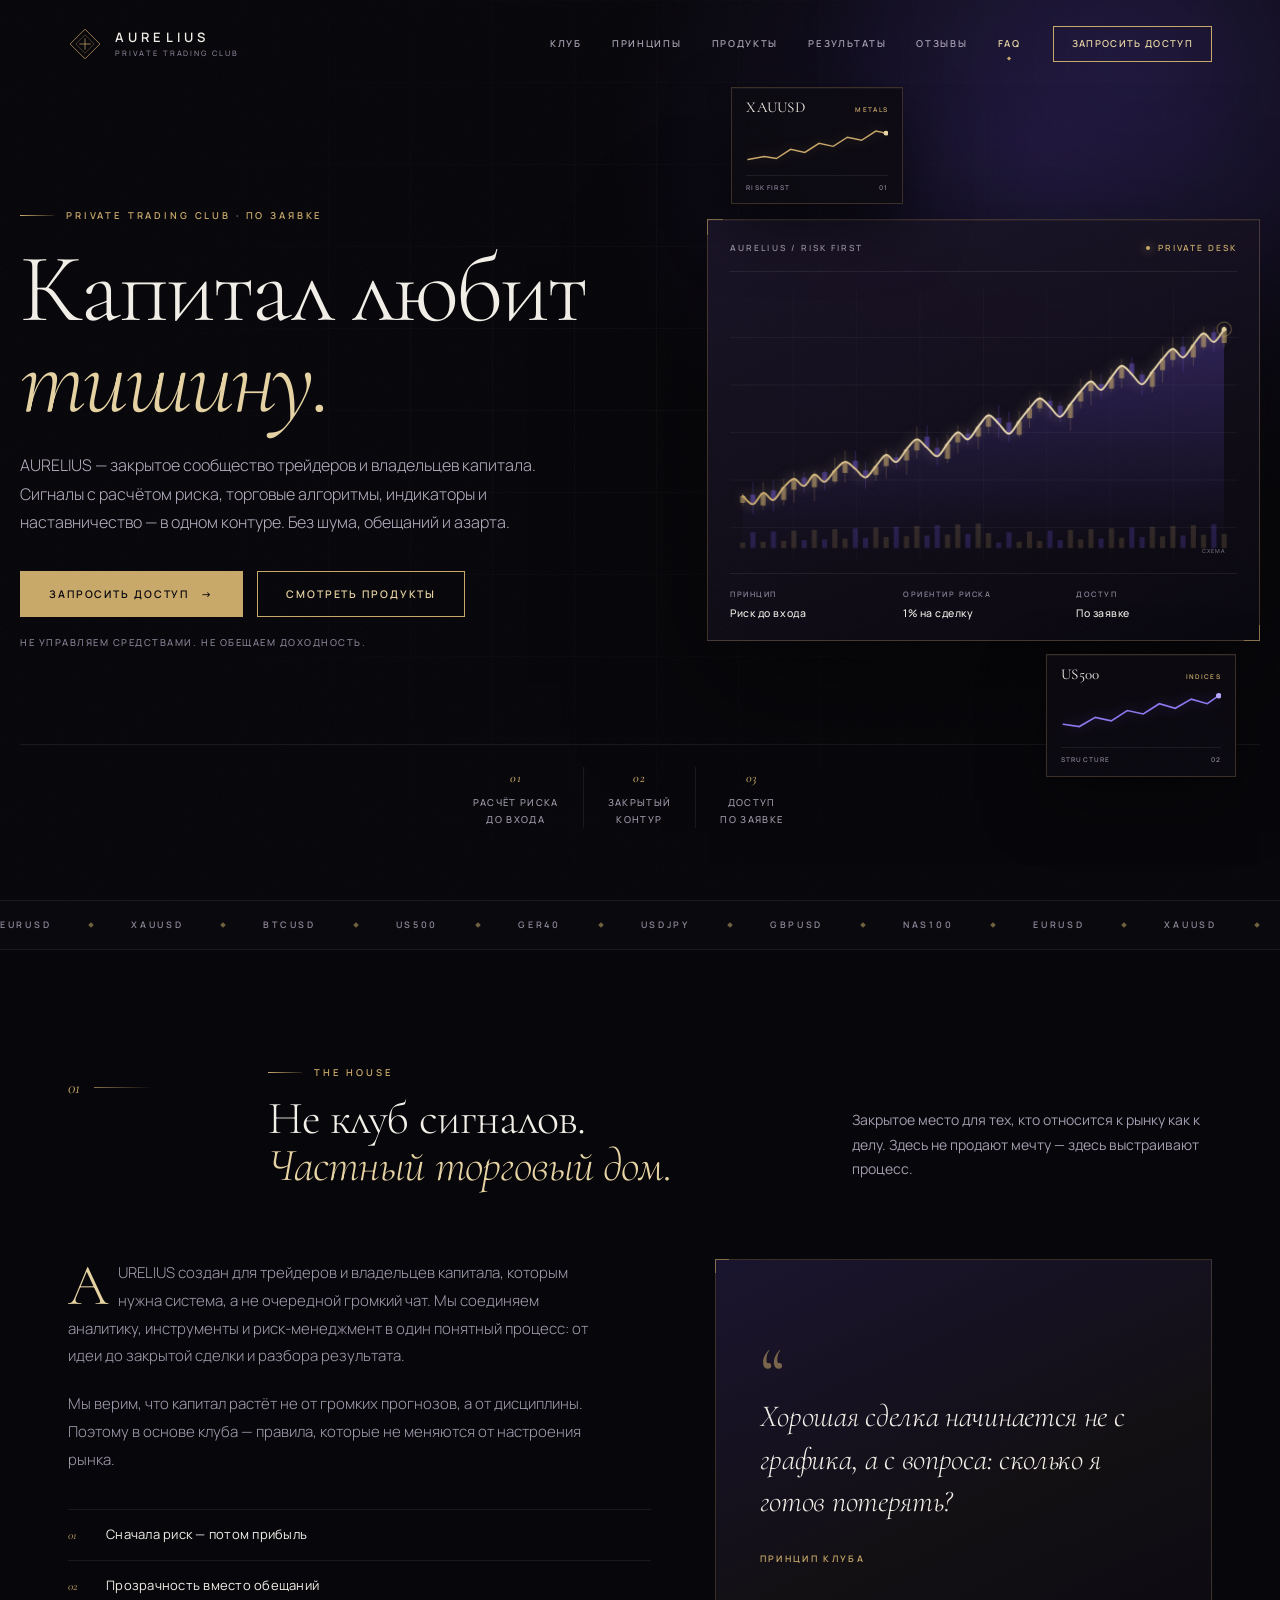
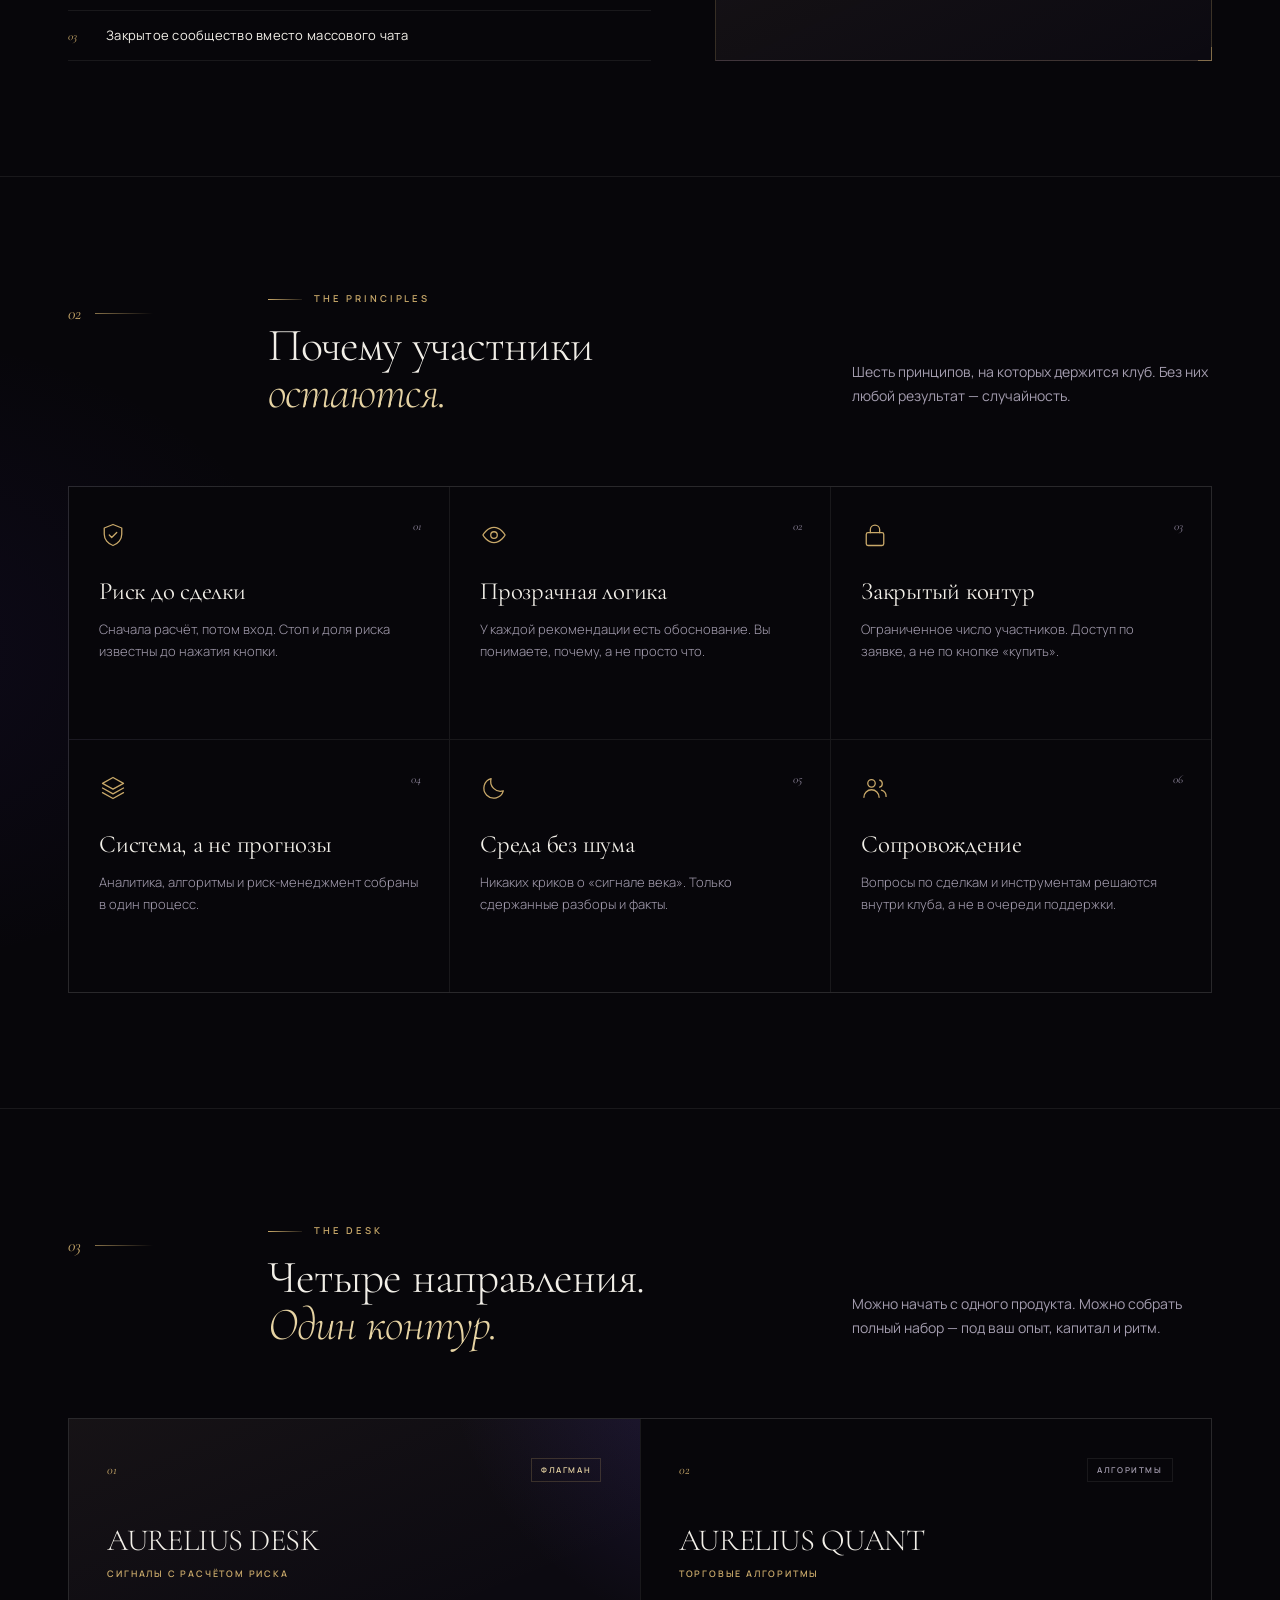
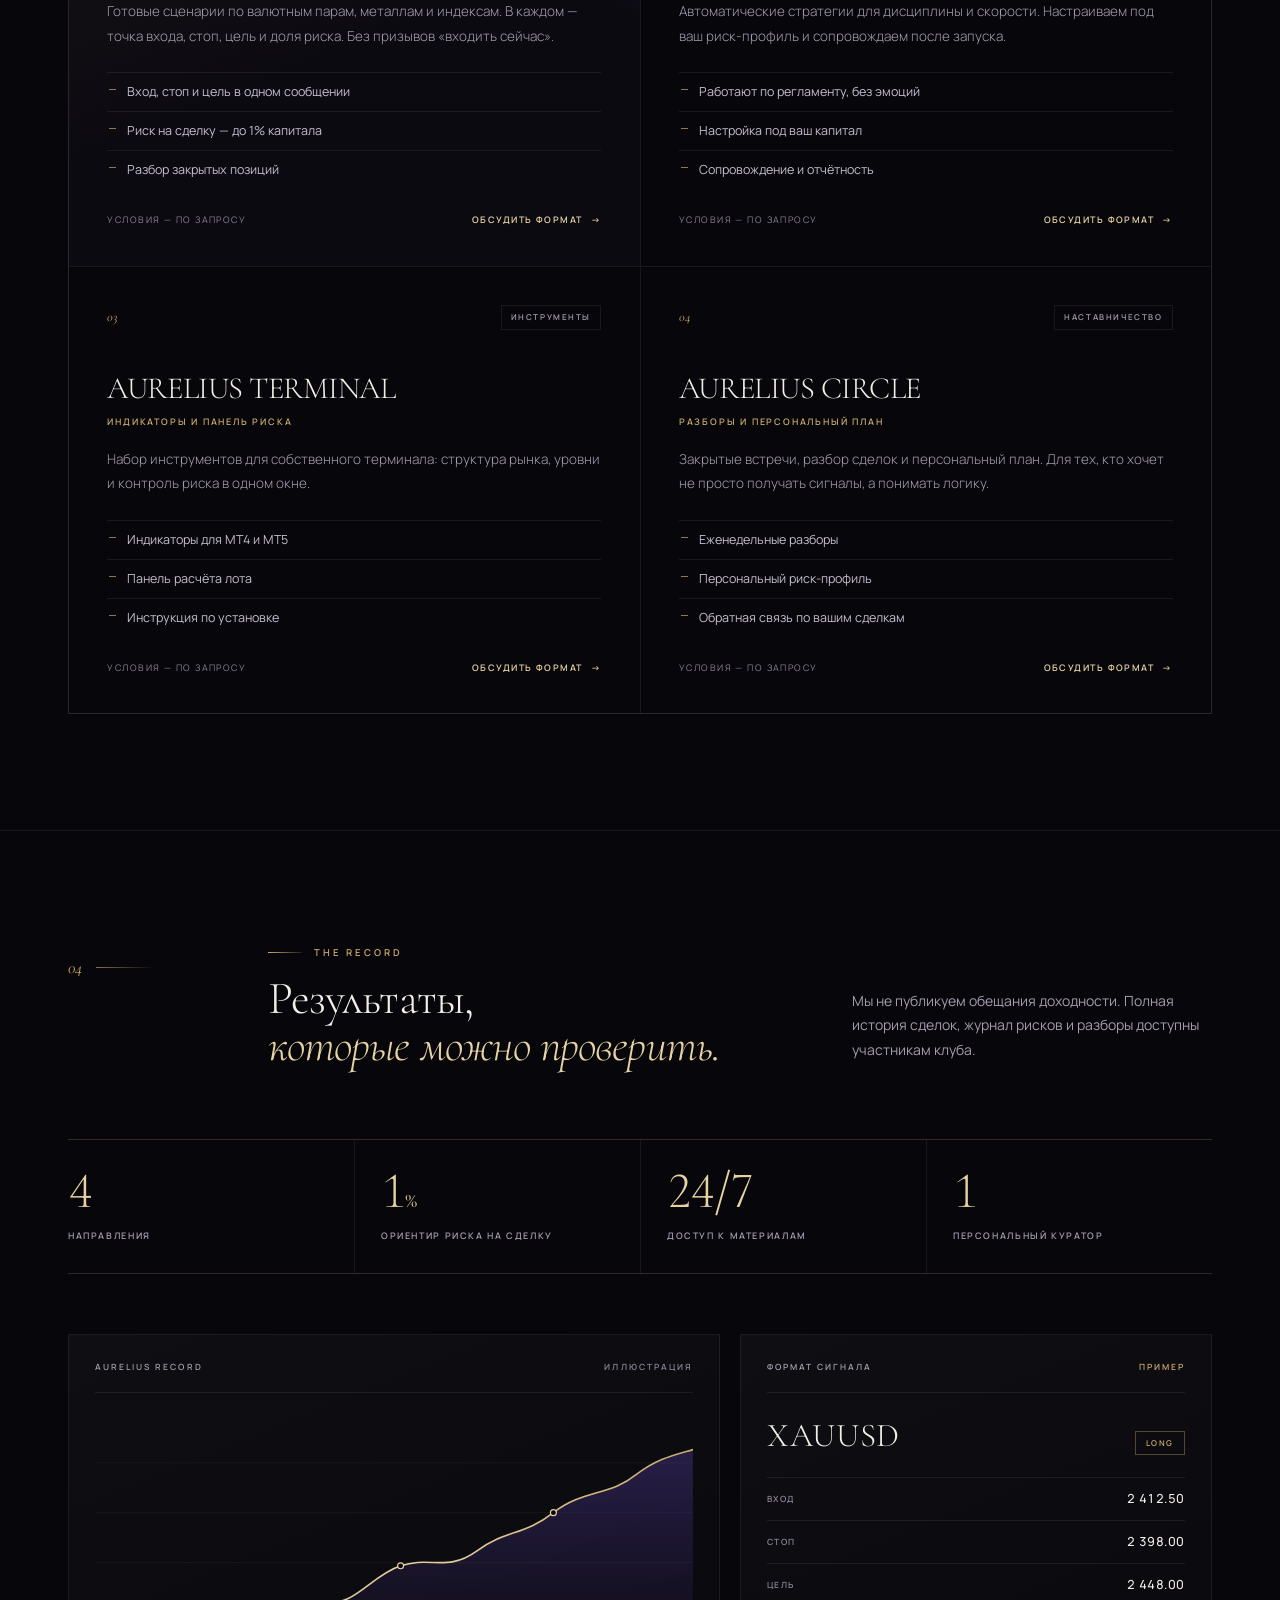
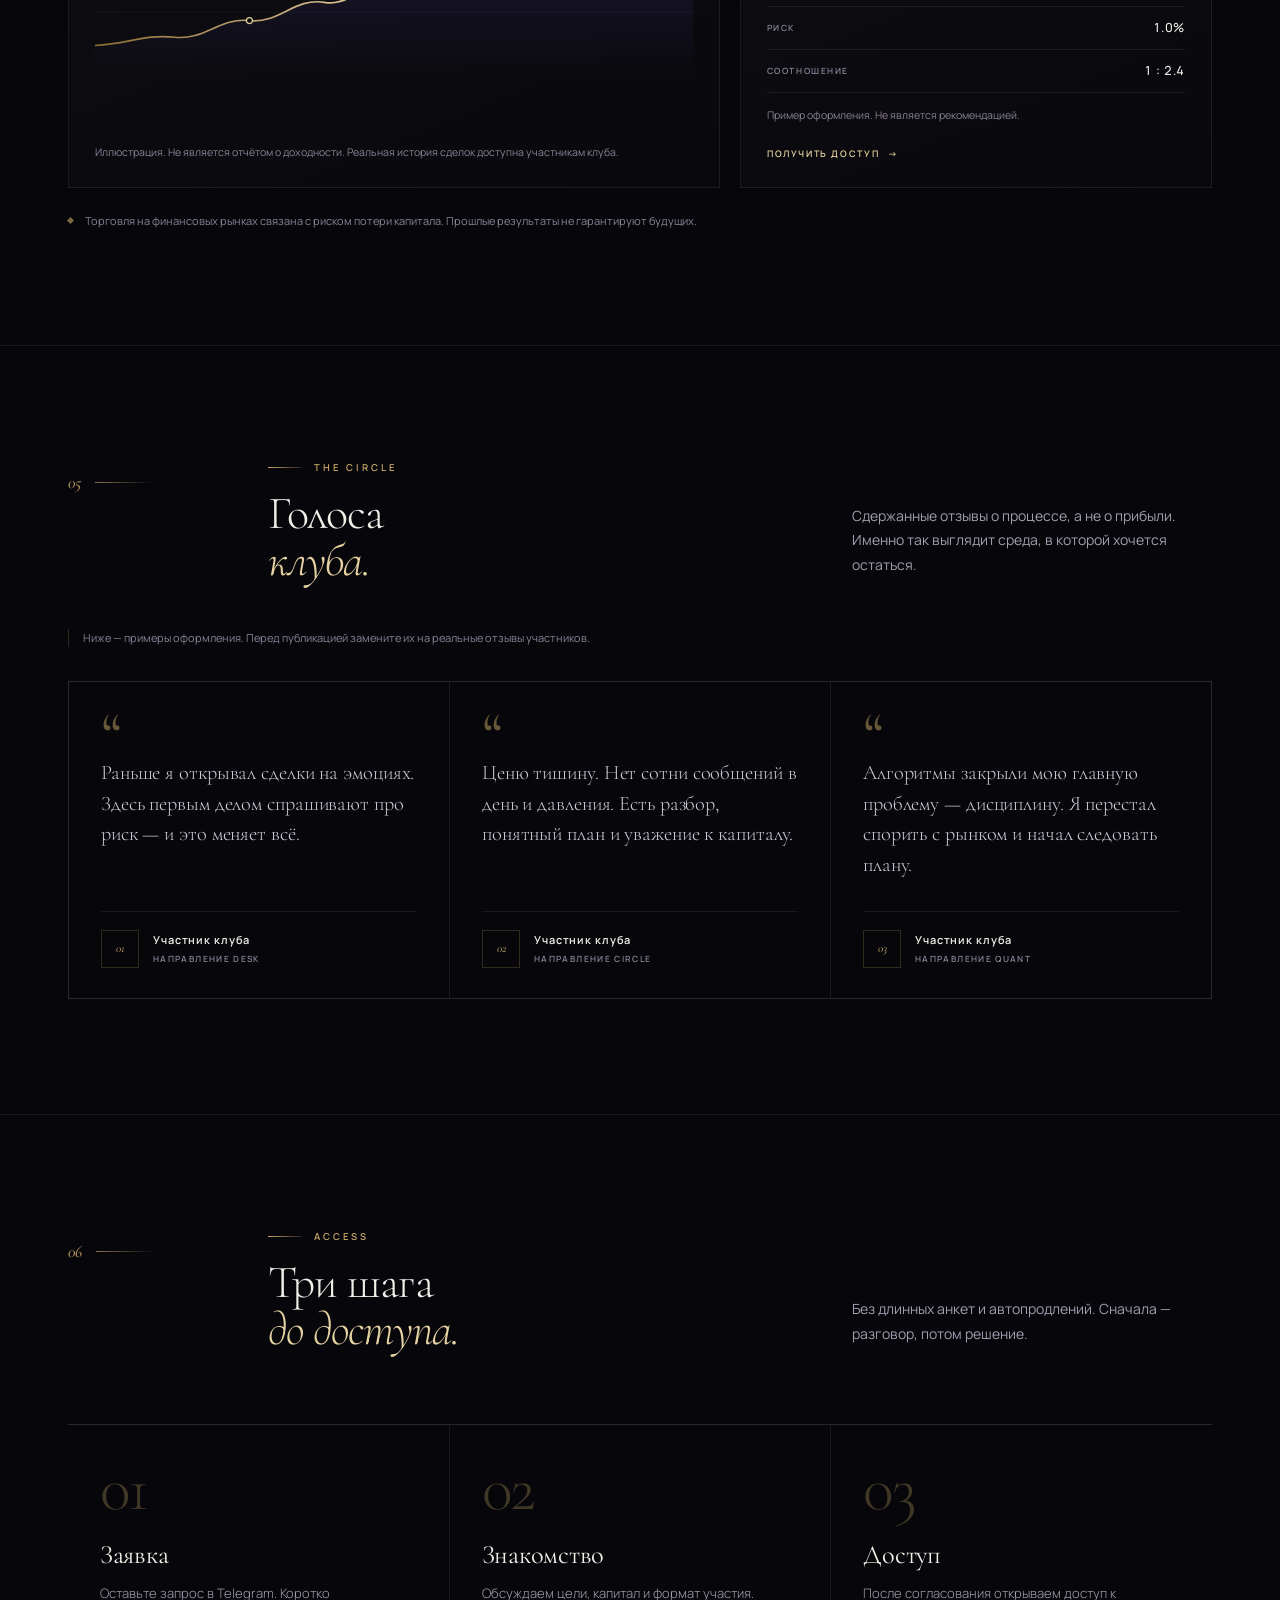
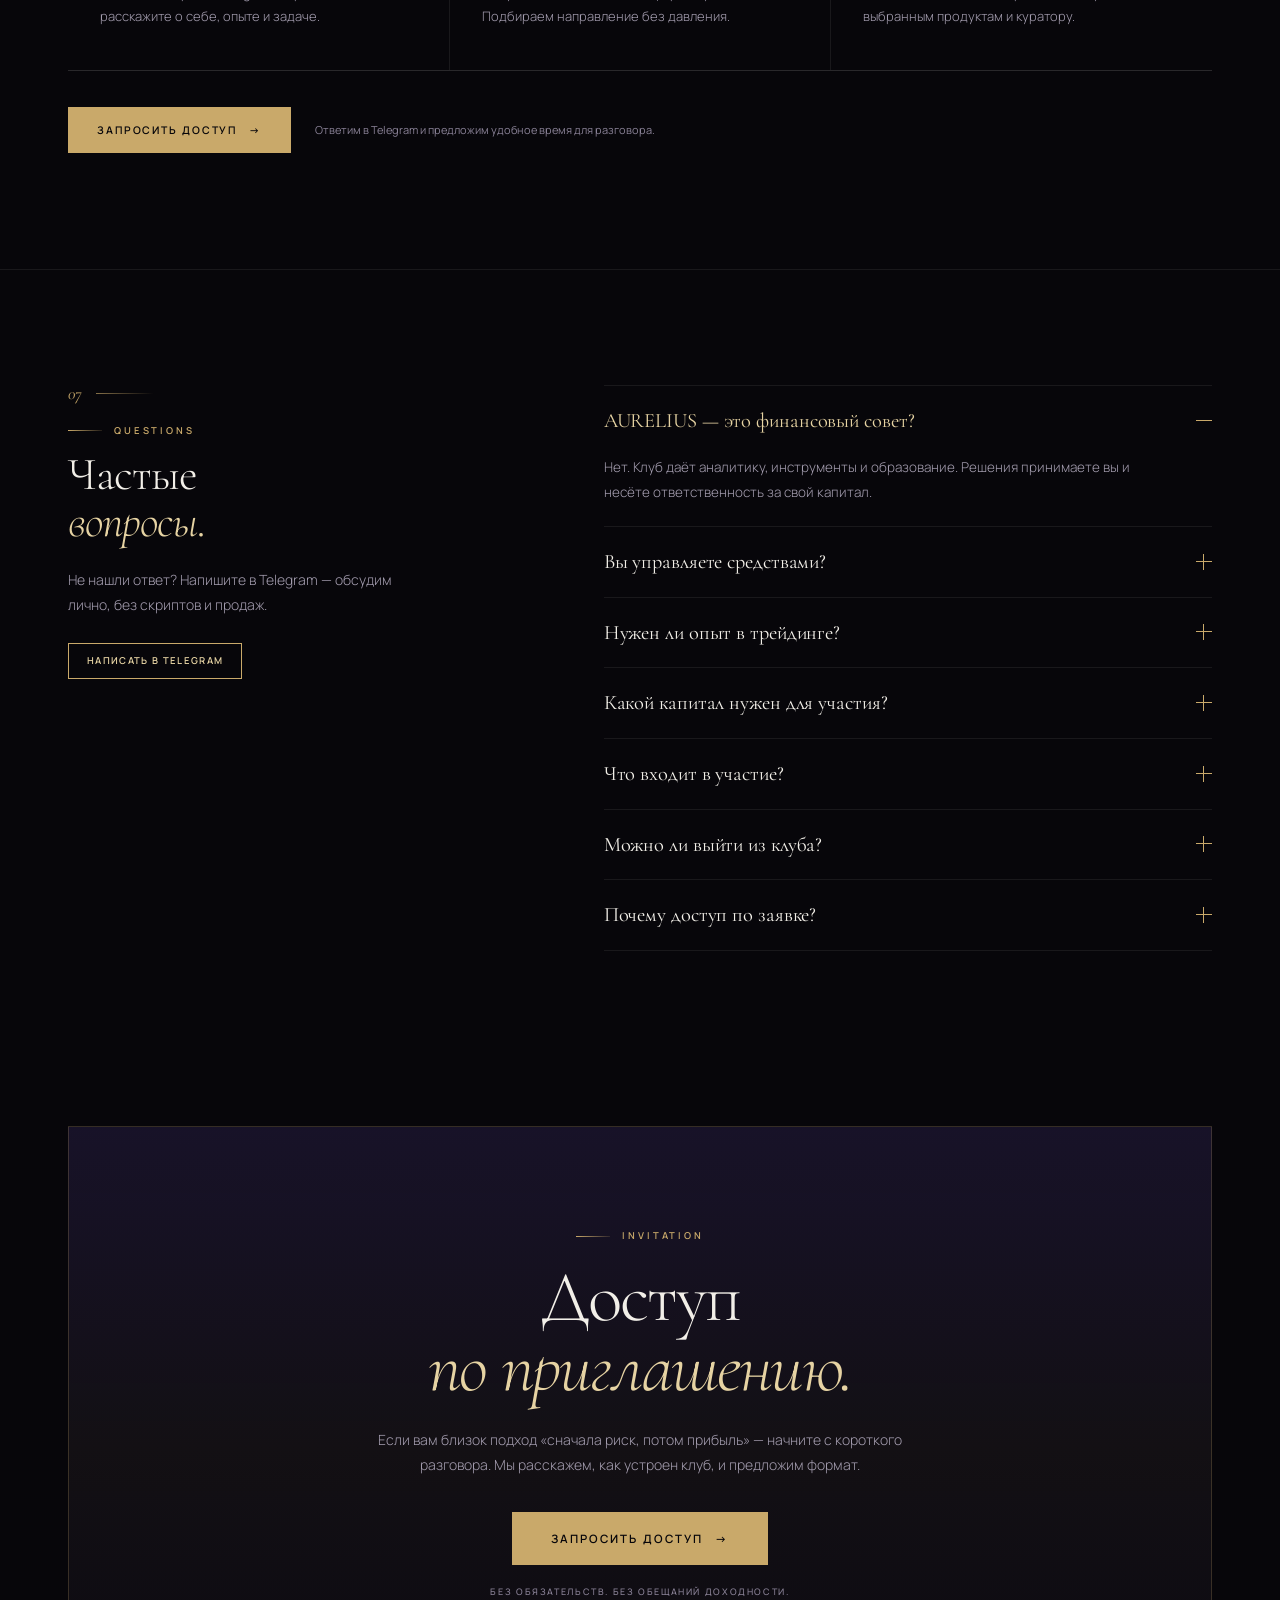
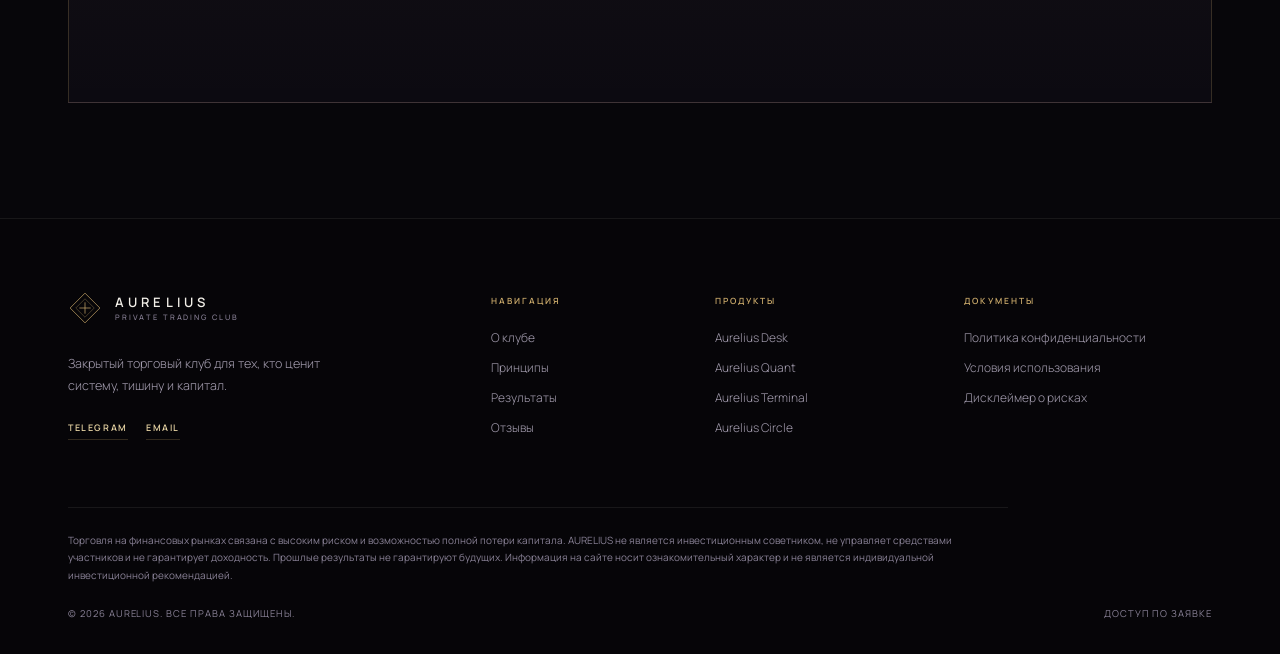
<file: index.html>
<!doctype html>
<html lang="ru">
<head>
  <meta charset="utf-8">
  <meta name="viewport" content="width=device-width, initial-scale=1">
  <title>AURELIUS — закрытый торговый клуб</title>
  <meta name="description" content="AURELIUS — закрытый торговый клуб для трейдеров и владельцев капитала. Сигналы с расчётом риска, алгоритмы, индикаторы и наставничество. Доступ по заявке.">
  <meta name="theme-color" content="#07060a">
  <!-- Черновая публикация: запрет индексации. После замены данных на реальные
       замените noindex, nofollow на index, follow. -->
  <meta name="robots" content="noindex, nofollow">

  <!-- Open Graph: карточка сайта при отправке ссылки в Telegram и соцсети -->
  <meta property="og:type" content="website">
  <meta property="og:locale" content="ru_RU">
  <meta property="og:site_name" content="AURELIUS">
  <meta property="og:title" content="AURELIUS — закрытый торговый клуб">
  <meta property="og:description" content="Не сигналы, а система. Закрытый клуб, где вход, стоп и доля риска рассчитываются до сделки.">
  <meta property="og:image" content="assets/og-image.png">
  <meta name="twitter:card" content="summary_large_image">

  <!-- После подключения домена добавьте сюда канонический адрес:
       <link rel="canonical" href="https://ваш-домен.ru/"> -->

  <!--
    АНАЛИТИКА.
    Сюда вставляется код счётчика Яндекс.Метрики или Google Analytics.
    Пока счётчика нет — блок остаётся закомментированным.
  -->

  <link rel="icon" href="favicon.svg" type="image/svg+xml">
  <link rel="preconnect" href="https://fonts.googleapis.com">
  <link rel="preconnect" href="https://fonts.gstatic.com" crossorigin>
  <link href="https://fonts.googleapis.com/css2?family=Cormorant+Garamond:ital,wght@0,300;0,400;0,500;0,600;1,300;1,400;1,500&amp;family=Manrope:wght@300;400;500;600;700&amp;display=swap" rel="stylesheet">
  <link rel="stylesheet" href="css/styles.css">

  <script type="application/ld+json">
  {
    "@context": "https://schema.org",
    "@type": "Organization",
    "name": "AURELIUS",
    "alternateName": "AURELIUS Private Trading Club",
    "slogan": "Капитал любит тишину",
    "description": "Закрытый торговый клуб для трейдеров и владельцев капитала: сигналы с расчётом риска, торговые алгоритмы, индикаторы и наставничество."
  }
  </script>
</head>
<body>
  <a class="skip-link" href="#main">Перейти к содержанию</a>
  <div class="noise" aria-hidden="true"></div>

  <header class="header" id="header">
    <div class="container header__inner">
      <a class="brand" href="#top" aria-label="AURELIUS — на главную">
        <svg class="brand__mark" viewBox="0 0 48 48" fill="none" aria-hidden="true">
          <path d="M24 3 45 24 24 45 3 24 24 3Z" stroke="currentColor" stroke-width="1"/>
          <path d="M24 11 37 24 24 37 11 24 24 11Z" stroke="currentColor" stroke-width="1" opacity=".45"/>
          <path d="M24 16v16M16 24h16" stroke="currentColor" stroke-width="1"/>
        </svg>
        <span class="brand__text">
          <span class="brand__name">AURELIUS</span>
          <span class="brand__sub">Private Trading Club</span>
        </span>
      </a>

      <nav class="nav" aria-label="Основная навигация">
        <a href="#club">Клуб</a>
        <a href="#principles">Принципы</a>
        <a href="#desk">Продукты</a>
        <a href="#record">Результаты</a>
        <a href="#circle">Отзывы</a>
        <a href="#faq">FAQ</a>
      </nav>

      <a class="btn btn--ghost btn--small header__cta" href="https://t.me/" data-link="telegram" data-open-form target="_blank" rel="noopener">Запросить доступ</a>

      <button class="burger" id="burger" type="button" aria-label="Открыть меню" aria-expanded="false" aria-controls="mobileMenu">
        <span></span>
        <span></span>
      </button>
    </div>
  </header>

  <div class="mobile-menu" id="mobileMenu" aria-hidden="true">
    <div class="mobile-menu__inner">
      <nav class="mobile-menu__nav" aria-label="Мобильная навигация">
        <a href="#club">Клуб</a>
        <a href="#principles">Принципы</a>
        <a href="#desk">Продукты</a>
        <a href="#record">Результаты</a>
        <a href="#circle">Отзывы</a>
        <a href="#faq">FAQ</a>
      </nav>
      <a class="btn btn--primary" href="https://t.me/" data-link="telegram" data-open-form target="_blank" rel="noopener">Запросить доступ <span aria-hidden="true">→</span></a>
      <p class="mobile-menu__note">Доступ по заявке. Без обещаний доходности.</p>
    </div>
  </div>

  <main id="main">

    <!-- ============ 01. ГЛАВНЫЙ ЭКРАН ============ -->
    <section class="hero" id="top">
      <div class="hero__grid" aria-hidden="true"></div>
      <div class="hero__glow" aria-hidden="true"></div>
      <div class="hero__halo" aria-hidden="true"></div>

      <div class="container hero__inner">
        <div class="hero__copy">
          <p class="eyebrow reveal">Private Trading Club · По заявке</p>
          <!-- ГЛАВНЫЙ ЗАГОЛОВОК. Меняйте здесь. -->
          <h1 class="reveal" style="--d:.08s">Капитал любит<br><em>тишину.</em></h1>
          <!-- КОРОТКОЕ ОПИСАНИЕ КЛУБА ПОД ЗАГОЛОВКОМ. -->
          <p class="hero__lead reveal" style="--d:.16s">AURELIUS — закрытое сообщество трейдеров и владельцев капитала. Сигналы с расчётом риска, торговые алгоритмы, индикаторы и наставничество — в одном контуре. Без шума, обещаний и азарта.</p>

          <div class="hero__actions reveal" style="--d:.24s">
            <a class="btn btn--primary" href="https://t.me/" data-link="telegram" data-open-form target="_blank" rel="noopener">Запросить доступ <span aria-hidden="true">→</span></a>
            <a class="btn btn--ghost" href="#desk">Смотреть продукты</a>
          </div>

          <p class="hero__micro reveal" style="--d:.3s">Не управляем средствами. Не обещаем доходность.</p>
        </div>

        <div class="hero__visual reveal" style="--d:.2s">
          <div class="desk-card">
            <div class="desk-card__top">
              <span class="desk-card__label">Aurelius / Risk First</span>
              <span class="desk-card__status"><i aria-hidden="true"></i>Private Desk</span>
            </div>

            <div class="desk-card__chart">
              <svg id="heroChart" class="chart-svg" viewBox="0 0 640 340" role="img" aria-label="Схематичный график рынка: свечи, объёмы и линия тренда">
                <defs>
                  <linearGradient id="areaFill" x1="0" y1="0" x2="0" y2="1">
                    <stop offset="0%" stop-color="#7a5af8" stop-opacity=".26"/>
                    <stop offset="100%" stop-color="#7a5af8" stop-opacity="0"/>
                  </linearGradient>
                  <linearGradient id="lineGold" x1="0" y1="0" x2="1" y2="0">
                    <stop offset="0%" stop-color="#c9a96a"/>
                    <stop offset="50%" stop-color="#f0dfb8"/>
                    <stop offset="100%" stop-color="#e6d3a3"/>
                  </linearGradient>
                </defs>

                <g class="chart-grid" stroke="#ffffff" stroke-opacity=".055">
                  <line x1="0" y1="60" x2="640" y2="60"/>
                  <line x1="0" y1="120" x2="640" y2="120"/>
                  <line x1="0" y1="180" x2="640" y2="180"/>
                  <line x1="0" y1="240" x2="640" y2="240"/>
                  <line x1="0" y1="300" x2="640" y2="300"/>
                </g>
                <g class="chart-grid" stroke="#ffffff" stroke-opacity=".035">
                  <line x1="80" y1="0" x2="80" y2="340"/>
                  <line x1="160" y1="0" x2="160" y2="340"/>
                  <line x1="240" y1="0" x2="240" y2="340"/>
                  <line x1="320" y1="0" x2="320" y2="340"/>
                  <line x1="400" y1="0" x2="400" y2="340"/>
                  <line x1="480" y1="0" x2="480" y2="340"/>
                  <line x1="560" y1="0" x2="560" y2="340"/>
                </g>

                <path id="heroArea" class="trend-area" fill="url(#areaFill)"></path>
                <g id="heroVolumes"></g>
                <g id="heroCandles"></g>
                <path id="heroTrend" class="trend-line" pathLength="1" fill="none" stroke="url(#lineGold)" stroke-width="1.8" stroke-linecap="round"></path>

                <g id="heroLive" class="chart-live">
                  <circle class="chart-live__ring" r="9"></circle>
                  <circle class="chart-live__dot" r="3"></circle>
                </g>

                <line id="heroScan" class="scan-line" x1="0" y1="22" x2="0" y2="300"></line>
                <text x="626" y="332" text-anchor="end" class="chart-note">СХЕМА</text>
              </svg>
            </div>

            <div class="desk-card__bottom">
              <div><span class="k">Принцип</span><span class="v">Риск до входа</span></div>
              <div><span class="k">Ориентир риска</span><span class="v">1% на сделку</span></div>
              <div><span class="k">Доступ</span><span class="v">По заявке</span></div>
            </div>
          </div>

          <div class="float-card float-card--metals" aria-hidden="true">
            <div class="float-card__head">
              <span>XAUUSD</span>
              <span class="float-card__tag">Metals</span>
            </div>
            <svg class="spark" viewBox="0 0 140 44" aria-hidden="true">
              <path class="spark-line" pathLength="1" d="M2 36 L18 33 L30 35 L44 26 L58 29 L72 20 L86 23 L100 14 L114 17 L128 8 L138 10" fill="none" stroke="#c9a96a" stroke-width="1.4" stroke-linecap="round"/>
              <circle class="spark-dot" cx="138" cy="10" r="2.4" fill="#e6d3a3"/>
            </svg>
            <div class="float-card__foot">
              <span>Risk first</span>
              <span>01</span>
            </div>
          </div>

          <div class="float-card float-card--indices" aria-hidden="true">
            <div class="float-card__head">
              <span>US500</span>
              <span class="float-card__tag">Indices</span>
            </div>
            <svg class="spark" viewBox="0 0 140 44" aria-hidden="true">
              <path class="spark-line" pathLength="1" d="M2 30 L16 32 L30 24 L44 27 L58 18 L72 21 L86 12 L100 16 L114 8 L128 12 L138 5" fill="none" stroke="#8f78f0" stroke-width="1.4" stroke-linecap="round"/>
              <circle class="spark-dot" cx="138" cy="5" r="2.4" fill="#b9a6ff"/>
            </svg>
            <div class="float-card__foot">
              <span>Structure</span>
              <span>02</span>
            </div>
          </div>
        </div>

        <ul class="hero-facts reveal" style="--d:.38s">
          <li><span>01</span>Расчёт риска<br>до входа</li>
          <li><span>02</span>Закрытый<br>контур</li>
          <li><span>03</span>Доступ<br>по заявке</li>
        </ul>
      </div>
    </section>

    <div class="ticker" aria-hidden="true">
      <div class="ticker__track">
        <div class="ticker__group">
          <span class="ticker__item">EURUSD</span><span class="ticker__dot"></span>
          <span class="ticker__item">XAUUSD</span><span class="ticker__dot"></span>
          <span class="ticker__item">BTCUSD</span><span class="ticker__dot"></span>
          <span class="ticker__item">US500</span><span class="ticker__dot"></span>
          <span class="ticker__item">GER40</span><span class="ticker__dot"></span>
          <span class="ticker__item">USDJPY</span><span class="ticker__dot"></span>
          <span class="ticker__item">GBPUSD</span><span class="ticker__dot"></span>
          <span class="ticker__item">NAS100</span><span class="ticker__dot"></span>
        </div>
        <div class="ticker__group">
          <span class="ticker__item">EURUSD</span><span class="ticker__dot"></span>
          <span class="ticker__item">XAUUSD</span><span class="ticker__dot"></span>
          <span class="ticker__item">BTCUSD</span><span class="ticker__dot"></span>
          <span class="ticker__item">US500</span><span class="ticker__dot"></span>
          <span class="ticker__item">GER40</span><span class="ticker__dot"></span>
          <span class="ticker__item">USDJPY</span><span class="ticker__dot"></span>
          <span class="ticker__item">GBPUSD</span><span class="ticker__dot"></span>
          <span class="ticker__item">NAS100</span><span class="ticker__dot"></span>
        </div>
      </div>
    </div>

    <!-- ============ 02. О КЛУБЕ ============ -->
    <section class="section" id="club">
      <div class="container">
        <div class="section-head">
          <div class="section-num reveal"><span>01</span><i aria-hidden="true"></i></div>
          <div class="section-head__main reveal" style="--d:.06s">
            <p class="eyebrow">The House</p>
            <h2 class="section-title">Не клуб сигналов.<br><em>Частный торговый дом.</em></h2>
          </div>
          <p class="section-head__lead reveal" style="--d:.12s">Закрытое место для тех, кто относится к рынку как к делу. Здесь не продают мечту — здесь выстраивают процесс.</p>
        </div>

        <div class="about-grid">
          <div class="about-copy reveal">
            <p>AURELIUS создан для трейдеров и владельцев капитала, которым нужна система, а не очередной громкий чат. Мы соединяем аналитику, инструменты и риск-менеджмент в один понятный процесс: от идеи до закрытой сделки и разбора результата.</p>
            <p>Мы верим, что капитал растёт не от громких прогнозов, а от дисциплины. Поэтому в основе клуба — правила, которые не меняются от настроения рынка.</p>

            <ul class="mini-list">
              <li><span>01</span>Сначала риск — потом прибыль</li>
              <li><span>02</span>Прозрачность вместо обещаний</li>
              <li><span>03</span>Закрытое сообщество вместо массового чата</li>
            </ul>
          </div>

          <blockquote class="club-quote reveal" style="--d:.1s">
            <span class="club-quote__mark" aria-hidden="true">“</span>
            <p>Хорошая сделка начинается не с графика, а с вопроса: сколько я готов потерять?</p>
            <footer>Принцип клуба</footer>
          </blockquote>
        </div>
      </div>
    </section>

    <!-- ============ 03. ПРЕИМУЩЕСТВА ============ -->
    <section class="section section--divided" id="principles">
      <div class="container">
        <div class="section-head">
          <div class="section-num reveal"><span>02</span><i aria-hidden="true"></i></div>
          <div class="section-head__main reveal" style="--d:.06s">
            <p class="eyebrow">The Principles</p>
            <h2 class="section-title">Почему участники<br><em>остаются.</em></h2>
          </div>
          <p class="section-head__lead reveal" style="--d:.12s">Шесть принципов, на которых держится клуб. Без них любой результат — случайность.</p>
        </div>

        <div class="principles-grid">
          <article class="principle reveal">
            <span class="principle__num">01</span>
            <svg class="principle__icon" viewBox="0 0 24 24" fill="none" aria-hidden="true">
              <path d="M12 3 19.5 6v5.4c0 4.4-3.1 8.2-7.5 9.6-4.4-1.4-7.5-5.2-7.5-9.6V6L12 3Z"/>
              <path d="m8.8 12 2.1 2.1 4.3-4.3"/>
            </svg>
            <h3>Риск до сделки</h3>
            <p>Сначала расчёт, потом вход. Стоп и доля риска известны до нажатия кнопки.</p>
          </article>

          <article class="principle reveal" style="--d:.05s">
            <span class="principle__num">02</span>
            <svg class="principle__icon" viewBox="0 0 24 24" fill="none" aria-hidden="true">
              <path d="M2.5 12S6 5.5 12 5.5 21.5 12 21.5 12 18 18.5 12 18.5 2.5 12 2.5 12Z"/>
              <circle cx="12" cy="12" r="2.8"/>
            </svg>
            <h3>Прозрачная логика</h3>
            <p>У каждой рекомендации есть обоснование. Вы понимаете, почему, а не просто что.</p>
          </article>

          <article class="principle reveal" style="--d:.1s">
            <span class="principle__num">03</span>
            <svg class="principle__icon" viewBox="0 0 24 24" fill="none" aria-hidden="true">
              <rect x="4.5" y="10" width="15" height="11" rx="1.5"/>
              <path d="M8 10V7.5a4 4 0 0 1 8 0V10"/>
            </svg>
            <h3>Закрытый контур</h3>
            <p>Ограниченное число участников. Доступ по заявке, а не по кнопке «купить».</p>
          </article>

          <article class="principle reveal" style="--d:.15s">
            <span class="principle__num">04</span>
            <svg class="principle__icon" viewBox="0 0 24 24" fill="none" aria-hidden="true">
              <path d="m12 3 9 5-9 5-9-5 9-5Z"/>
              <path d="m3 12 9 5 9-5"/>
              <path d="m3 16 9 5 9-5"/>
            </svg>
            <h3>Система, а не прогнозы</h3>
            <p>Аналитика, алгоритмы и риск-менеджмент собраны в один процесс.</p>
          </article>

          <article class="principle reveal" style="--d:.2s">
            <span class="principle__num">05</span>
            <svg class="principle__icon" viewBox="0 0 24 24" fill="none" aria-hidden="true">
              <path d="M20 14.5A8.5 8.5 0 0 1 9.5 4 8.5 8.5 0 1 0 20 14.5Z"/>
            </svg>
            <h3>Среда без шума</h3>
            <p>Никаких криков о «сигнале века». Только сдержанные разборы и факты.</p>
          </article>

          <article class="principle reveal" style="--d:.25s">
            <span class="principle__num">06</span>
            <svg class="principle__icon" viewBox="0 0 24 24" fill="none" aria-hidden="true">
              <circle cx="9" cy="8" r="3.2"/>
              <path d="M2.5 20c0-3.6 2.9-6.5 6.5-6.5s6.5 2.9 6.5 6.5"/>
              <path d="M16 5.2a3.2 3.2 0 0 1 0 6.1"/>
              <path d="M17.5 13.8c2.4.6 4 2.8 4 5.4"/>
            </svg>
            <h3>Сопровождение</h3>
            <p>Вопросы по сделкам и инструментам решаются внутри клуба, а не в очереди поддержки.</p>
          </article>
        </div>
      </div>
    </section>

    <!-- ============ 04. ПРОДУКТЫ ============ -->
    <section class="section section--divided" id="desk">
      <div class="container">
        <div class="section-head">
          <div class="section-num reveal"><span>03</span><i aria-hidden="true"></i></div>
          <div class="section-head__main reveal" style="--d:.06s">
            <p class="eyebrow">The Desk</p>
            <h2 class="section-title">Четыре направления.<br><em>Один контур.</em></h2>
          </div>
          <p class="section-head__lead reveal" style="--d:.12s">Можно начать с одного продукта. Можно собрать полный набор — под ваш опыт, капитал и ритм.</p>
        </div>

        <!-- ПРОДУКТЫ. Названия, описания, списки и кнопки — внутри карточек. -->
        <div class="products-grid">
          <article class="product product--featured reveal">
            <div class="product__head">
              <span class="product__num">01</span>
              <span class="product__tag">Флагман</span>
            </div>
            <h3 class="product__name">Aurelius Desk</h3>
            <p class="product__subtitle">Сигналы с расчётом риска</p>
            <p class="product__text">Готовые сценарии по валютным парам, металлам и индексам. В каждом — точка входа, стоп, цель и доля риска. Без призывов «входить сейчас».</p>
            <ul class="product__list">
              <li>Вход, стоп и цель в одном сообщении</li>
              <li>Риск на сделку — до 1% капитала</li>
              <li>Разбор закрытых позиций</li>
            </ul>
            <div class="product__foot">
              <span>Условия — по запросу</span>
              <a class="product__link" href="https://t.me/" data-link="telegram" data-open-form target="_blank" rel="noopener">Обсудить формат <span aria-hidden="true">→</span></a>
            </div>
          </article>

          <article class="product reveal" style="--d:.06s">
            <div class="product__head">
              <span class="product__num">02</span>
              <span class="product__tag">Алгоритмы</span>
            </div>
            <h3 class="product__name">Aurelius Quant</h3>
            <p class="product__subtitle">Торговые алгоритмы</p>
            <p class="product__text">Автоматические стратегии для дисциплины и скорости. Настраиваем под ваш риск-профиль и сопровождаем после запуска.</p>
            <ul class="product__list">
              <li>Работают по регламенту, без эмоций</li>
              <li>Настройка под ваш капитал</li>
              <li>Сопровождение и отчётность</li>
            </ul>
            <div class="product__foot">
              <span>Условия — по запросу</span>
              <a class="product__link" href="https://t.me/" data-link="telegram" data-open-form target="_blank" rel="noopener">Обсудить формат <span aria-hidden="true">→</span></a>
            </div>
          </article>

          <article class="product reveal" style="--d:.12s">
            <div class="product__head">
              <span class="product__num">03</span>
              <span class="product__tag">Инструменты</span>
            </div>
            <h3 class="product__name">Aurelius Terminal</h3>
            <p class="product__subtitle">Индикаторы и панель риска</p>
            <p class="product__text">Набор инструментов для собственного терминала: структура рынка, уровни и контроль риска в одном окне.</p>
            <ul class="product__list">
              <li>Индикаторы для MT4 и MT5</li>
              <li>Панель расчёта лота</li>
              <li>Инструкция по установке</li>
            </ul>
            <div class="product__foot">
              <span>Условия — по запросу</span>
              <a class="product__link" href="https://t.me/" data-link="telegram" data-open-form target="_blank" rel="noopener">Обсудить формат <span aria-hidden="true">→</span></a>
            </div>
          </article>

          <article class="product reveal" style="--d:.18s">
            <div class="product__head">
              <span class="product__num">04</span>
              <span class="product__tag">Наставничество</span>
            </div>
            <h3 class="product__name">Aurelius Circle</h3>
            <p class="product__subtitle">Разборы и персональный план</p>
            <p class="product__text">Закрытые встречи, разбор сделок и персональный план. Для тех, кто хочет не просто получать сигналы, а понимать логику.</p>
            <ul class="product__list">
              <li>Еженедельные разборы</li>
              <li>Персональный риск-профиль</li>
              <li>Обратная связь по вашим сделкам</li>
            </ul>
            <div class="product__foot">
              <span>Условия — по запросу</span>
              <a class="product__link" href="https://t.me/" data-link="telegram" data-open-form target="_blank" rel="noopener">Обсудить формат <span aria-hidden="true">→</span></a>
            </div>
          </article>
        </div>
      </div>
    </section>

    <!-- ============ 05. РЕЗУЛЬТАТЫ ============ -->
    <section class="section section--divided" id="record">
      <div class="container">
        <div class="section-head">
          <div class="section-num reveal"><span>04</span><i aria-hidden="true"></i></div>
          <div class="section-head__main reveal" style="--d:.06s">
            <p class="eyebrow">The Record</p>
            <h2 class="section-title">Результаты,<br><em>которые можно проверить.</em></h2>
          </div>
          <p class="section-head__lead reveal" style="--d:.12s">Мы не публикуем обещания доходности. Полная история сделок, журнал рисков и разборы доступны участникам клуба.</p>
        </div>

        <!-- ЦИФРЫ РАЗДЕЛА «РЕЗУЛЬТАТЫ». Значение меняется в data-count, подпись — в metric__label. -->
        <div class="metrics">
          <div class="metric reveal">
            <div class="metric__num"><span data-count="4">4</span></div>
            <div class="metric__label">Направления</div>
          </div>
          <div class="metric reveal" style="--d:.05s">
            <div class="metric__num"><span data-count="1">1</span><span>%</span></div>
            <div class="metric__label">Ориентир риска на сделку</div>
          </div>
          <div class="metric reveal" style="--d:.1s">
            <div class="metric__num">24/7</div>
            <div class="metric__label">Доступ к материалам</div>
          </div>
          <div class="metric reveal" style="--d:.15s">
            <div class="metric__num"><span data-count="1">1</span></div>
            <div class="metric__label">Персональный куратор</div>
          </div>
        </div>

        <div class="record-grid">
          <div class="panel record-panel reveal">
            <div class="panel__head">
              <span>Aurelius Record</span>
              <span class="panel__tag">Иллюстрация</span>
            </div>

            <svg class="chart-svg record-chart" viewBox="0 0 720 320" role="img" aria-label="Иллюстративный график, не являющийся отчётом о доходности">
              <defs>
                <linearGradient id="recordArea" x1="0" y1="0" x2="0" y2="1">
                  <stop offset="0%" stop-color="#7a5af8" stop-opacity=".24"/>
                  <stop offset="100%" stop-color="#7a5af8" stop-opacity="0"/>
                </linearGradient>
                <linearGradient id="recordLine" x1="0" y1="0" x2="1" y2="0">
                  <stop offset="0%" stop-color="#8a6b34"/>
                  <stop offset="50%" stop-color="#e6d3a3"/>
                  <stop offset="100%" stop-color="#c9a96a"/>
                </linearGradient>
              </defs>

              <g stroke="#ffffff" stroke-opacity=".05">
                <line x1="0" y1="60" x2="720" y2="60"/>
                <line x1="0" y1="120" x2="720" y2="120"/>
                <line x1="0" y1="180" x2="720" y2="180"/>
                <line x1="0" y1="240" x2="720" y2="240"/>
              </g>

              <path class="chart-area" d="M0 280 C40 278 60 266 96 270 C132 274 150 246 186 250 C222 254 240 222 276 228 C312 234 332 196 368 184 C404 172 424 192 460 166 C496 140 516 148 552 120 C588 92 620 100 652 74 C678 54 700 50 720 44 L720 320 L0 320 Z" fill="url(#recordArea)"/>
              <path class="chart-line" d="M0 280 C40 278 60 266 96 270 C132 274 150 246 186 250 C222 254 240 222 276 228 C312 234 332 196 368 184 C404 172 424 192 460 166 C496 140 516 148 552 120 C588 92 620 100 652 74 C678 54 700 50 720 44" fill="none" stroke="url(#recordLine)" stroke-width="2" stroke-linecap="round"/>

              <g class="chart-points" fill="#07060a" stroke="#e6d3a3" stroke-width="1.4">
                <circle cx="186" cy="250" r="3.6"/>
                <circle cx="368" cy="184" r="3.6"/>
                <circle cx="552" cy="120" r="3.6"/>
              </g>
            </svg>

            <p class="panel__caption">Иллюстрация. Не является отчётом о доходности. Реальная история сделок доступна участникам клуба.</p>
          </div>

          <div class="panel ticket reveal" style="--d:.1s">
            <div class="panel__head">
              <span>Формат сигнала</span>
              <span class="panel__tag panel__tag--gold">Пример</span>
            </div>

            <div class="ticket__pair">
              <span class="ticket__symbol">XAUUSD</span>
              <span class="ticket__dir">Long</span>
            </div>

            <div class="ticket__rows">
              <div class="ticket__row"><span>Вход</span><strong>2 412.50</strong></div>
              <div class="ticket__row"><span>Стоп</span><strong>2 398.00</strong></div>
              <div class="ticket__row"><span>Цель</span><strong>2 448.00</strong></div>
              <div class="ticket__row"><span>Риск</span><strong>1.0%</strong></div>
              <div class="ticket__row"><span>Соотношение</span><strong>1 : 2.4</strong></div>
            </div>

            <p class="panel__caption">Пример оформления. Не является рекомендацией.</p>

            <a class="ticket__link" href="https://t.me/" data-link="telegram" data-open-form data-product="Aurelius Desk" target="_blank" rel="noopener">Получить доступ <span aria-hidden="true">→</span></a>
          </div>
        </div>

        <p class="record-note reveal"><span aria-hidden="true"></span>Торговля на финансовых рынках связана с риском потери капитала. Прошлые результаты не гарантируют будущих.</p>
      </div>
    </section>

    <!-- ============ 06. ОТЗЫВЫ ============ -->
    <section class="section section--divided" id="circle">
      <div class="container">
        <div class="section-head">
          <div class="section-num reveal"><span>05</span><i aria-hidden="true"></i></div>
          <div class="section-head__main reveal" style="--d:.06s">
            <p class="eyebrow">The Circle</p>
            <h2 class="section-title">Голоса<br><em>клуба.</em></h2>
          </div>
          <p class="section-head__lead reveal" style="--d:.12s">Сдержанные отзывы о процессе, а не о прибыли. Именно так выглядит среда, в которой хочется остаться.</p>
        </div>

        <p class="demo-note reveal">Ниже — примеры оформления. Перед публикацией замените их на реальные отзывы участников.</p>

        <!-- ОТЗЫВЫ. Замените демонстрационные тексты на реальные и удалите строку demo-note выше. -->
        <div class="reviews-grid">
          <article class="review reveal">
            <span class="review__mark" aria-hidden="true">“</span>
            <p>Раньше я открывал сделки на эмоциях. Здесь первым делом спрашивают про риск — и это меняет всё.</p>
            <footer>
              <span class="review__avatar">01</span>
              <span class="review__author"><strong>Участник клуба</strong><small>Направление DESK</small></span>
            </footer>
          </article>

          <article class="review reveal" style="--d:.06s">
            <span class="review__mark" aria-hidden="true">“</span>
            <p>Ценю тишину. Нет сотни сообщений в день и давления. Есть разбор, понятный план и уважение к капиталу.</p>
            <footer>
              <span class="review__avatar">02</span>
              <span class="review__author"><strong>Участник клуба</strong><small>Направление CIRCLE</small></span>
            </footer>
          </article>

          <article class="review reveal" style="--d:.12s">
            <span class="review__mark" aria-hidden="true">“</span>
            <p>Алгоритмы закрыли мою главную проблему — дисциплину. Я перестал спорить с рынком и начал следовать плану.</p>
            <footer>
              <span class="review__avatar">03</span>
              <span class="review__author"><strong>Участник клуба</strong><small>Направление QUANT</small></span>
            </footer>
          </article>
        </div>
      </div>
    </section>

    <!-- ============ 07. КАК ПРИСОЕДИНИТЬСЯ ============ -->
    <section class="section section--divided" id="access">
      <div class="container">
        <div class="section-head">
          <div class="section-num reveal"><span>06</span><i aria-hidden="true"></i></div>
          <div class="section-head__main reveal" style="--d:.06s">
            <p class="eyebrow">Access</p>
            <h2 class="section-title">Три шага<br><em>до доступа.</em></h2>
          </div>
          <p class="section-head__lead reveal" style="--d:.12s">Без длинных анкет и автопродлений. Сначала — разговор, потом решение.</p>
        </div>

        <div class="steps">
          <article class="step reveal">
            <span class="step__num">01</span>
            <h3>Заявка</h3>
            <p>Оставьте запрос в Telegram. Коротко расскажите о себе, опыте и задаче.</p>
          </article>
          <article class="step reveal" style="--d:.06s">
            <span class="step__num">02</span>
            <h3>Знакомство</h3>
            <p>Обсуждаем цели, капитал и формат участия. Подбираем направление без давления.</p>
          </article>
          <article class="step reveal" style="--d:.12s">
            <span class="step__num">03</span>
            <h3>Доступ</h3>
            <p>После согласования открываем доступ к выбранным продуктам и куратору.</p>
          </article>
        </div>

        <div class="access-cta reveal">
          <a class="btn btn--primary" href="https://t.me/" data-link="telegram" data-open-form target="_blank" rel="noopener">Запросить доступ <span aria-hidden="true">→</span></a>
          <span>Ответим в Telegram и предложим удобное время для разговора.</span>
        </div>
      </div>
    </section>

    <!-- ============ 08. FAQ ============ -->
    <section class="section section--divided" id="faq">
      <div class="container">
        <div class="faq-grid">
          <div class="faq-intro">
            <div class="section-num reveal"><span>07</span><i aria-hidden="true"></i></div>
            <p class="eyebrow reveal" style="--d:.04s">Questions</p>
            <h2 class="section-title reveal" style="--d:.08s">Частые<br><em>вопросы.</em></h2>
            <p class="faq-intro__text reveal" style="--d:.12s">Не нашли ответ? Напишите в Telegram — обсудим лично, без скриптов и продаж.</p>
            <a class="btn btn--ghost btn--small reveal" style="--d:.16s" href="https://t.me/" data-link="telegram" target="_blank" rel="noopener">Написать в Telegram</a>
          </div>

          <div class="faq-list reveal" style="--d:.08s">
            <div class="faq__item is-open">
              <button class="faq__button" type="button" aria-expanded="true" aria-controls="faq1">
                AURELIUS — это финансовый совет?
                <span class="faq__icon" aria-hidden="true"></span>
              </button>
              <div class="faq__panel" id="faq1" role="region">
                <div class="faq__panel-inner">
                  <p>Нет. Клуб даёт аналитику, инструменты и образование. Решения принимаете вы и несёте ответственность за свой капитал.</p>
                </div>
              </div>
            </div>

            <div class="faq__item">
              <button class="faq__button" type="button" aria-expanded="false" aria-controls="faq2">
                Вы управляете средствами?
                <span class="faq__icon" aria-hidden="true"></span>
              </button>
              <div class="faq__panel" id="faq2" role="region">
                <div class="faq__panel-inner">
                  <p>Нет. Клуб не принимает капитал в доверительное управление и не обещает доходность. Все торговые решения остаются за участником.</p>
                </div>
              </div>
            </div>

            <div class="faq__item">
              <button class="faq__button" type="button" aria-expanded="false" aria-controls="faq3">
                Нужен ли опыт в трейдинге?
                <span class="faq__icon" aria-hidden="true"></span>
              </button>
              <div class="faq__panel" id="faq3" role="region">
                <div class="faq__panel-inner">
                  <p>Не обязательно. Формат подбирается на знакомстве: от инструментов и сигналов до наставничества. Важно не количество лет за графиком, а готовность следовать правилам.</p>
                </div>
              </div>
            </div>

            <div class="faq__item">
              <button class="faq__button" type="button" aria-expanded="false" aria-controls="faq4">
                Какой капитал нужен для участия?
                <span class="faq__icon" aria-hidden="true"></span>
              </button>
              <div class="faq__panel" id="faq4" role="region">
                <div class="faq__panel-inner">
                  <p>Зависит от направления. Этот вопрос обсуждается на знакомстве — универсальной цифры нет, потому что риск-профиль у всех разный.</p>
                </div>
              </div>
            </div>

            <div class="faq__item">
              <button class="faq__button" type="button" aria-expanded="false" aria-controls="faq5">
                Что входит в участие?
                <span class="faq__icon" aria-hidden="true"></span>
              </button>
              <div class="faq__panel" id="faq5" role="region">
                <div class="faq__panel-inner">
                  <p>Выбранные продукты, доступ к закрытому сообществу, разборы и поддержка куратора. Конкретный состав фиксируется до оплаты.</p>
                </div>
              </div>
            </div>

            <div class="faq__item">
              <button class="faq__button" type="button" aria-expanded="false" aria-controls="faq6">
                Можно ли выйти из клуба?
                <span class="faq__icon" aria-hidden="true"></span>
              </button>
              <div class="faq__panel" id="faq6" role="region">
                <div class="faq__panel-inner">
                  <p>Да. Условия и сроки зависят от выбранного формата, они фиксируются до оплаты. Никаких скрытых автопродлений.</p>
                </div>
              </div>
            </div>

            <div class="faq__item">
              <button class="faq__button" type="button" aria-expanded="false" aria-controls="faq7">
                Почему доступ по заявке?
                <span class="faq__icon" aria-hidden="true"></span>
              </button>
              <div class="faq__panel" id="faq7" role="region">
                <div class="faq__panel-inner">
                  <p>Чтобы сохранить качество среды и ограничить число участников. Нам важно, чтобы в клубе были люди с общим подходом к риску и капиталу.</p>
                </div>
              </div>
            </div>
          </div>
        </div>
      </div>
    </section>

    <!-- ============ 09. ФИНАЛЬНЫЙ ПРИЗЫВ ============ -->
    <section class="invitation" id="invitation">
      <div class="container">
        <div class="invitation__panel reveal">
          <div class="invitation__glow" aria-hidden="true"></div>
          <p class="eyebrow">Invitation</p>
          <h2>Доступ<br><em>по приглашению.</em></h2>
          <p class="invitation__text">Если вам близок подход «сначала риск, потом прибыль» — начните с короткого разговора. Мы расскажем, как устроен клуб, и предложим формат.</p>
          <a class="btn btn--primary btn--large" href="https://t.me/" data-link="telegram" data-open-form target="_blank" rel="noopener">Запросить доступ <span aria-hidden="true">→</span></a>
          <p class="invitation__note">Без обязательств. Без обещаний доходности.</p>
        </div>
      </div>
    </section>

  </main>

  <!-- ============ 10. ПОДВАЛ ============ -->
  <footer class="footer">
    <div class="container">
      <div class="footer__grid">
        <div class="footer__brand">
          <a class="brand" href="#top" aria-label="AURELIUS — на главную">
            <svg class="brand__mark" viewBox="0 0 48 48" fill="none" aria-hidden="true">
              <path d="M24 3 45 24 24 45 3 24 24 3Z" stroke="currentColor" stroke-width="1"/>
              <path d="M24 11 37 24 24 37 11 24 24 11Z" stroke="currentColor" stroke-width="1" opacity=".45"/>
              <path d="M24 16v16M16 24h16" stroke="currentColor" stroke-width="1"/>
            </svg>
            <span class="brand__text">
              <span class="brand__name">AURELIUS</span>
              <span class="brand__sub">Private Trading Club</span>
            </span>
          </a>
          <p class="footer__about">Закрытый торговый клуб для тех, кто ценит систему, тишину и капитал.</p>
          <div class="footer__contacts">
            <a href="https://t.me/" data-link="telegram" target="_blank" rel="noopener">Telegram</a>
            <a href="mailto:hello@example.com" data-link="email">Email</a>
          </div>
        </div>

        <div class="footer__col">
          <h3>Навигация</h3>
          <a href="#club">О клубе</a>
          <a href="#principles">Принципы</a>
          <a href="#record">Результаты</a>
          <a href="#circle">Отзывы</a>
        </div>

        <div class="footer__col">
          <h3>Продукты</h3>
          <a href="#desk">Aurelius Desk</a>
          <a href="#desk">Aurelius Quant</a>
          <a href="#desk">Aurelius Terminal</a>
          <a href="#desk">Aurelius Circle</a>
        </div>

        <div class="footer__col">
          <h3>Документы</h3>
          <a href="legal.html#privacy">Политика конфиденциальности</a>
          <a href="legal.html#terms">Условия использования</a>
          <a href="legal.html#risk">Дисклеймер о рисках</a>
        </div>
      </div>

      <p class="footer__disclaimer">Торговля на финансовых рынках связана с высоким риском и возможностью полной потери капитала. AURELIUS не является инвестиционным советником, не управляет средствами участников и не гарантирует доходность. Прошлые результаты не гарантируют будущих. Информация на сайте носит ознакомительный характер и не является индивидуальной инвестиционной рекомендацией.</p>

      <div class="footer__bottom">
        <span>© <span id="year">2026</span> AURELIUS. Все права защищены.</span>
        <span>Доступ по заявке</span>
      </div>
    </div>
  </footer>

  <!-- ФОРМА ЗАЯВКИ. Отправка идёт через Web3Forms.
       Ключ доступа нужно получить на web3forms.com и заменить значение ниже. -->
  <div class="modal" id="accessModal" aria-hidden="true">
    <div class="modal__overlay" data-modal-close></div>

    <div class="modal__dialog" role="dialog" aria-modal="true" aria-labelledby="accessModalTitle">
      <button class="modal__close" type="button" data-modal-close aria-label="Закрыть форму">×</button>

      <p class="eyebrow">Access Request</p>
      <h2 class="modal__title" id="accessModalTitle">Запросить доступ</h2>
      <p class="modal__lead">Оставьте контакты. Ответим, зададим пару вопросов и предложим формат участия.</p>

      <form class="access-form" id="accessForm" action="https://api.web3forms.com/submit" method="POST">
        <input type="hidden" name="access_key" value="9834b083-4b38-42ea-8a05-a8468bcee9bd">
        <input type="hidden" name="subject" value="Новая заявка с сайта AURELIUS">
        <input type="hidden" name="from_name" value="AURELIUS">
        <input type="hidden" name="product" id="accessProduct" value="">
        <input type="checkbox" name="botcheck" class="hidden" style="display:none" tabindex="-1" autocomplete="off">

        <div class="field">
          <label for="accessName">Имя</label>
          <input id="accessName" name="name" type="text" required autocomplete="name" placeholder="Как к вам обращаться">
        </div>

        <div class="field">
          <label for="accessContact">Telegram или телефон</label>
          <input id="accessContact" name="contact" type="text" required autocomplete="tel" placeholder="@username или +7 900 000-00-00">
        </div>

        <div class="field">
          <label for="accessEmail">Email <span>необязательно</span></label>
          <input id="accessEmail" name="email" type="email" autocomplete="email" placeholder="name@example.com">
        </div>

        <div class="field">
          <label for="accessMessage">Комментарий <span>необязательно</span></label>
          <textarea id="accessMessage" name="message" rows="3" placeholder="Коротко о задаче или опыте"></textarea>
        </div>

        <label class="check">
          <input type="checkbox" name="consent" required>
          <span>Согласен с <a href="legal.html#privacy" target="_blank" rel="noopener">политикой конфиденциальности</a></span>
        </label>

        <button class="btn btn--primary access-form__submit" type="submit">Отправить заявку <span aria-hidden="true">→</span></button>
        <p class="access-form__status" id="accessStatus" role="status" aria-live="polite"></p>
      </form>

      <div class="access-form__success" id="accessSuccess" hidden>
        <span class="access-form__check" aria-hidden="true">✓</span>
        <h3>Заявка отправлена</h3>
        <p>Спасибо. Мы свяжемся с вами в Telegram или на указанную почту.</p>
        <button class="btn btn--ghost" type="button" data-modal-close>Закрыть</button>
      </div>
    </div>
  </div>

  <button class="to-top" id="toTop" type="button" aria-label="Наверх">↑</button>

  <script src="js/script.js"></script>
</body>
</html>
</file>
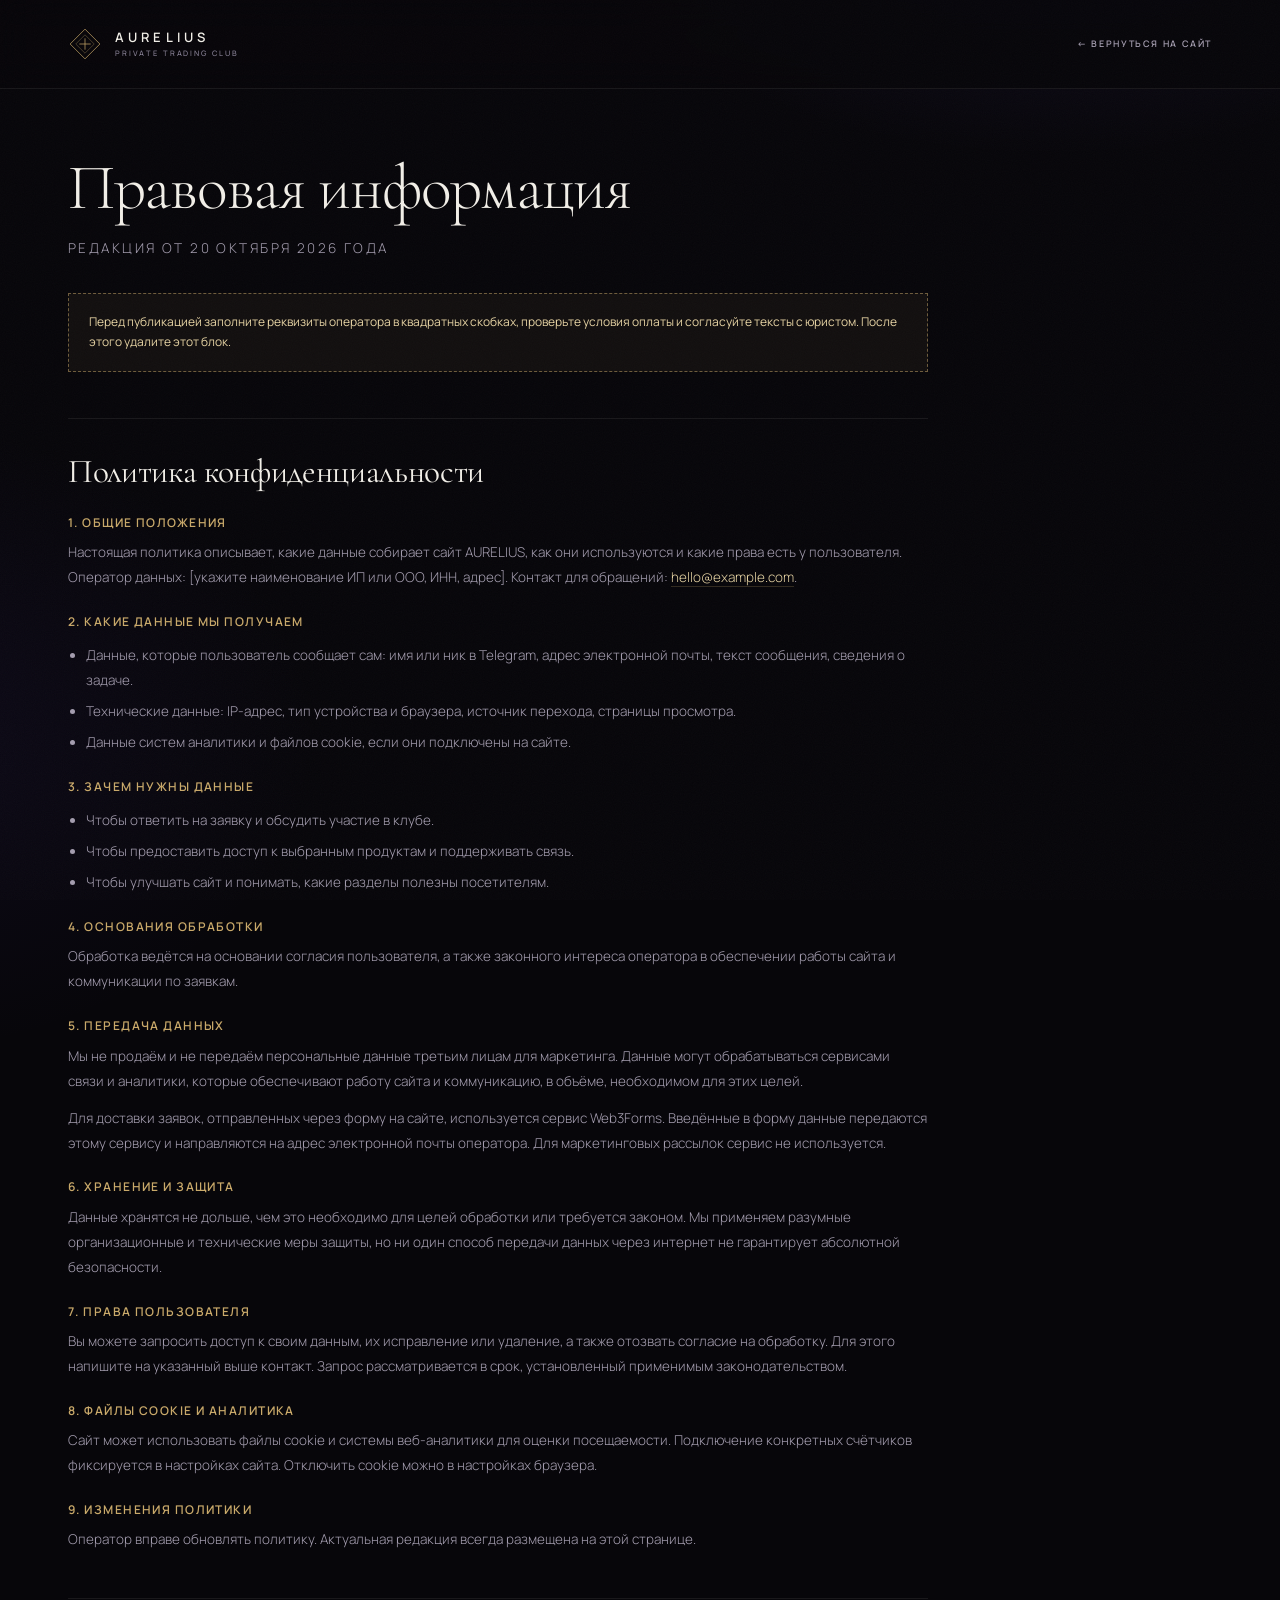
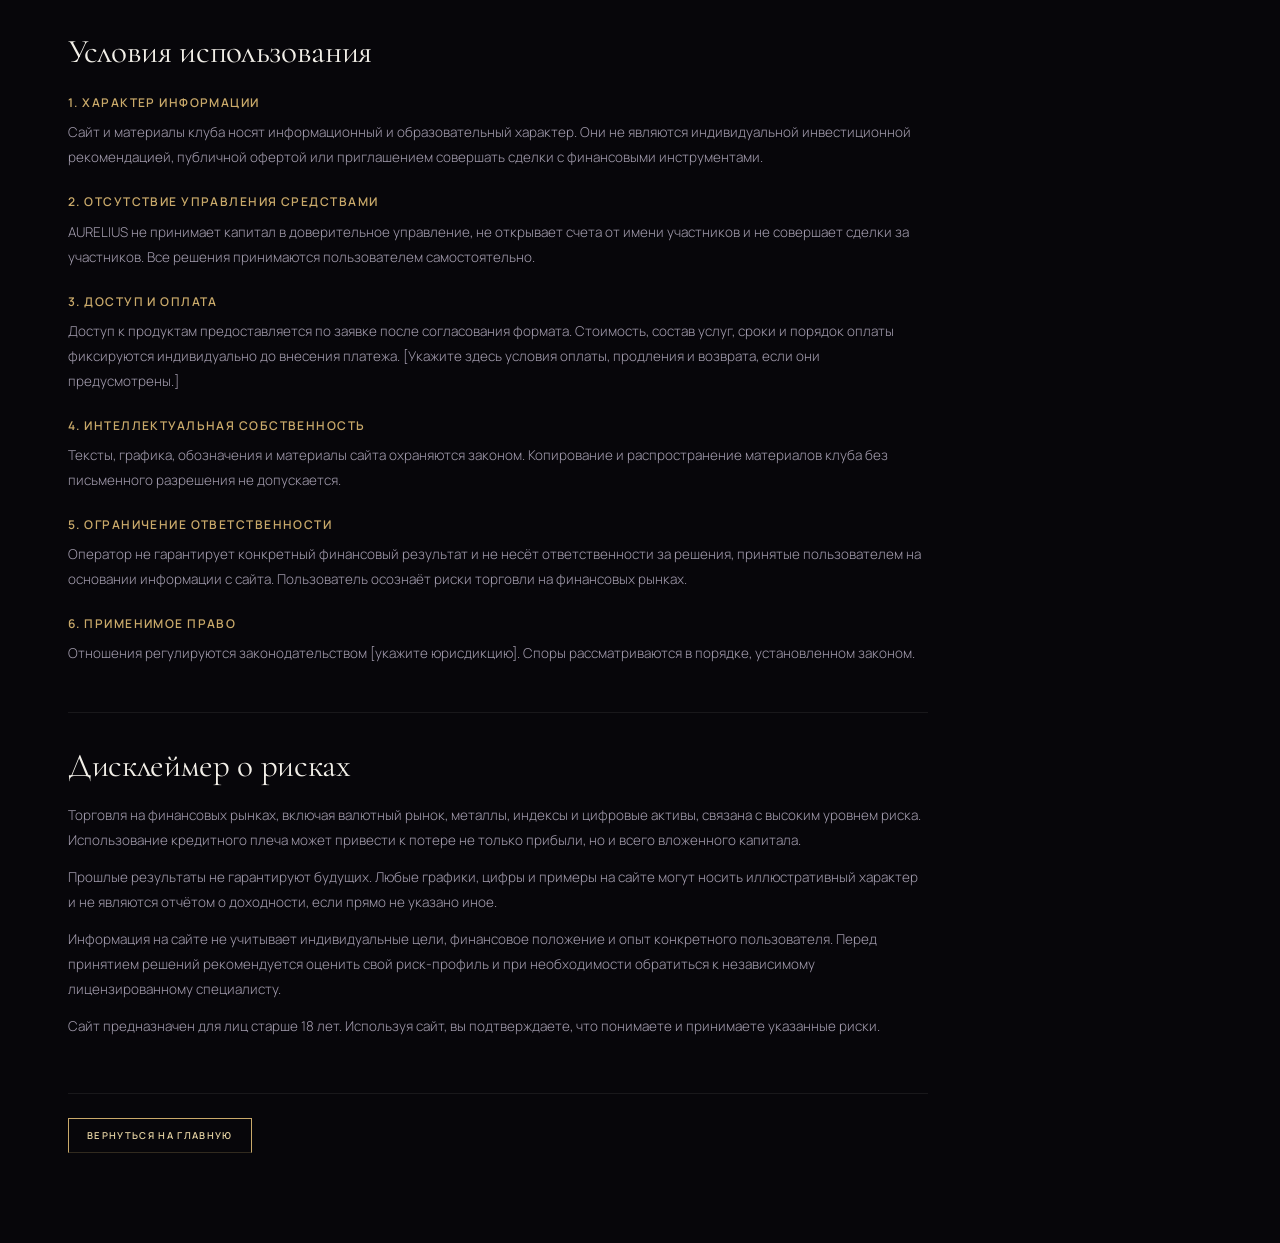
<file: legal.html>
<!doctype html>
<html lang="ru">
<head>
  <meta charset="utf-8">
  <meta name="viewport" content="width=device-width, initial-scale=1">
  <title>Правовая информация — AURELIUS</title>
  <meta name="description" content="Политика конфиденциальности, условия использования и дисклеймер о рисках закрытого торгового клуба AURELIUS.">
  <meta name="robots" content="noindex, follow">
  <meta name="theme-color" content="#07060a">
  <link rel="icon" href="favicon.svg" type="image/svg+xml">
  <link rel="preconnect" href="https://fonts.googleapis.com">
  <link rel="preconnect" href="https://fonts.gstatic.com" crossorigin>
  <link href="https://fonts.googleapis.com/css2?family=Cormorant+Garamond:ital,wght@0,300;0,400;0,500;0,600;1,300;1,400;1,500&amp;family=Manrope:wght@300;400;500;600;700&amp;display=swap" rel="stylesheet">
  <link rel="stylesheet" href="css/styles.css">
</head>
<body>
  <div class="noise" aria-hidden="true"></div>

  <header class="legal-header">
    <div class="container header__inner">
      <a class="brand" href="index.html" aria-label="AURELIUS — на главную">
        <svg class="brand__mark" viewBox="0 0 48 48" fill="none" aria-hidden="true">
          <path d="M24 3 45 24 24 45 3 24 24 3Z" stroke="currentColor" stroke-width="1"/>
          <path d="M24 11 37 24 24 37 11 24 24 11Z" stroke="currentColor" stroke-width="1" opacity=".45"/>
          <path d="M24 16v16M16 24h16" stroke="currentColor" stroke-width="1"/>
        </svg>
        <span class="brand__text">
          <span class="brand__name">AURELIUS</span>
          <span class="brand__sub">Private Trading Club</span>
        </span>
      </a>
      <a class="legal-back" href="index.html">← Вернуться на сайт</a>
    </div>
  </header>

  <main class="legal-page">
    <div class="container">
      <article class="legal">
        <h1>Правовая информация</h1>
        <p class="legal__updated">Редакция от 20 октября 2026 года</p>

        <div class="legal__draft">
          Перед публикацией заполните реквизиты оператора в квадратных скобках, проверьте условия оплаты и согласуйте тексты с юристом. После этого удалите этот блок.
        </div>

        <section id="privacy">
          <h2>Политика конфиденциальности</h2>

          <h3>1. Общие положения</h3>
          <p>Настоящая политика описывает, какие данные собирает сайт AURELIUS, как они используются и какие права есть у пользователя. Оператор данных: [укажите наименование ИП или ООО, ИНН, адрес]. Контакт для обращений: <a href="mailto:hello@example.com" data-link="email">hello@example.com</a>.</p>

          <h3>2. Какие данные мы получаем</h3>
          <ul>
            <li>Данные, которые пользователь сообщает сам: имя или ник в Telegram, адрес электронной почты, текст сообщения, сведения о задаче.</li>
            <li>Технические данные: IP-адрес, тип устройства и браузера, источник перехода, страницы просмотра.</li>
            <li>Данные систем аналитики и файлов cookie, если они подключены на сайте.</li>
          </ul>

          <h3>3. Зачем нужны данные</h3>
          <ul>
            <li>Чтобы ответить на заявку и обсудить участие в клубе.</li>
            <li>Чтобы предоставить доступ к выбранным продуктам и поддерживать связь.</li>
            <li>Чтобы улучшать сайт и понимать, какие разделы полезны посетителям.</li>
          </ul>

          <h3>4. Основания обработки</h3>
          <p>Обработка ведётся на основании согласия пользователя, а также законного интереса оператора в обеспечении работы сайта и коммуникации по заявкам.</p>

          <h3>5. Передача данных</h3>
          <p>Мы не продаём и не передаём персональные данные третьим лицам для маркетинга. Данные могут обрабатываться сервисами связи и аналитики, которые обеспечивают работу сайта и коммуникацию, в объёме, необходимом для этих целей.</p>
          <p>Для доставки заявок, отправленных через форму на сайте, используется сервис Web3Forms. Введённые в форму данные передаются этому сервису и направляются на адрес электронной почты оператора. Для маркетинговых рассылок сервис не используется.</p>

          <h3>6. Хранение и защита</h3>
          <p>Данные хранятся не дольше, чем это необходимо для целей обработки или требуется законом. Мы применяем разумные организационные и технические меры защиты, но ни один способ передачи данных через интернет не гарантирует абсолютной безопасности.</p>

          <h3>7. Права пользователя</h3>
          <p>Вы можете запросить доступ к своим данным, их исправление или удаление, а также отозвать согласие на обработку. Для этого напишите на указанный выше контакт. Запрос рассматривается в срок, установленный применимым законодательством.</p>

          <h3>8. Файлы cookie и аналитика</h3>
          <p>Сайт может использовать файлы cookie и системы веб-аналитики для оценки посещаемости. Подключение конкретных счётчиков фиксируется в настройках сайта. Отключить cookie можно в настройках браузера.</p>

          <h3>9. Изменения политики</h3>
          <p>Оператор вправе обновлять политику. Актуальная редакция всегда размещена на этой странице.</p>
        </section>

        <section id="terms">
          <h2>Условия использования</h2>

          <h3>1. Характер информации</h3>
          <p>Сайт и материалы клуба носят информационный и образовательный характер. Они не являются индивидуальной инвестиционной рекомендацией, публичной офертой или приглашением совершать сделки с финансовыми инструментами.</p>

          <h3>2. Отсутствие управления средствами</h3>
          <p>AURELIUS не принимает капитал в доверительное управление, не открывает счета от имени участников и не совершает сделки за участников. Все решения принимаются пользователем самостоятельно.</p>

          <h3>3. Доступ и оплата</h3>
          <p>Доступ к продуктам предоставляется по заявке после согласования формата. Стоимость, состав услуг, сроки и порядок оплаты фиксируются индивидуально до внесения платежа. [Укажите здесь условия оплаты, продления и возврата, если они предусмотрены.]</p>

          <h3>4. Интеллектуальная собственность</h3>
          <p>Тексты, графика, обозначения и материалы сайта охраняются законом. Копирование и распространение материалов клуба без письменного разрешения не допускается.</p>

          <h3>5. Ограничение ответственности</h3>
          <p>Оператор не гарантирует конкретный финансовый результат и не несёт ответственности за решения, принятые пользователем на основании информации с сайта. Пользователь осознаёт риски торговли на финансовых рынках.</p>

          <h3>6. Применимое право</h3>
          <p>Отношения регулируются законодательством [укажите юрисдикцию]. Споры рассматриваются в порядке, установленном законом.</p>
        </section>

        <section id="risk">
          <h2>Дисклеймер о рисках</h2>
          <p>Торговля на финансовых рынках, включая валютный рынок, металлы, индексы и цифровые активы, связана с высоким уровнем риска. Использование кредитного плеча может привести к потере не только прибыли, но и всего вложенного капитала.</p>
          <p>Прошлые результаты не гарантируют будущих. Любые графики, цифры и примеры на сайте могут носить иллюстративный характер и не являются отчётом о доходности, если прямо не указано иное.</p>
          <p>Информация на сайте не учитывает индивидуальные цели, финансовое положение и опыт конкретного пользователя. Перед принятием решений рекомендуется оценить свой риск-профиль и при необходимости обратиться к независимому лицензированному специалисту.</p>
          <p>Сайт предназначен для лиц старше 18 лет. Используя сайт, вы подтверждаете, что понимаете и принимаете указанные риски.</p>
        </section>

        <div class="legal__footer">
          <a class="btn btn--ghost btn--small" href="index.html">Вернуться на главную</a>
        </div>
      </article>
    </div>
  </main>

  <script src="js/script.js"></script>
</body>
</html>
</file>
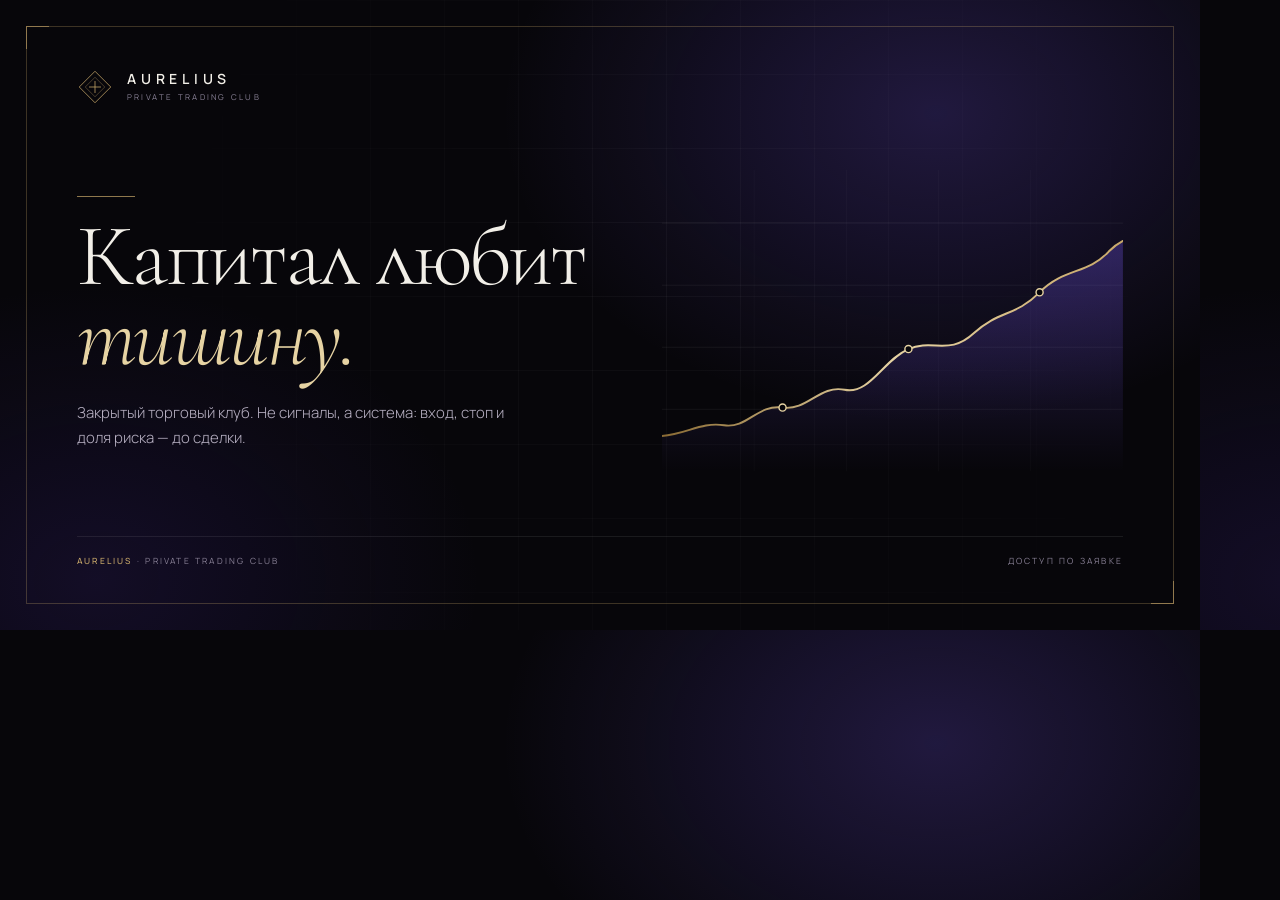
<file: assets/og-source.html>
<!doctype html>
<html lang="ru">
<head>
  <meta charset="utf-8">
  <title>AURELIUS — превью</title>
  <link rel="preconnect" href="https://fonts.googleapis.com">
  <link rel="preconnect" href="https://fonts.gstatic.com" crossorigin>
  <link href="https://fonts.googleapis.com/css2?family=Cormorant+Garamond:ital,wght@0,300;0,400;0,500;1,300;1,400&amp;family=Manrope:wght@300;400;500;600&amp;display=swap" rel="stylesheet">
  <style>
    * { box-sizing: border-box; margin: 0; padding: 0; }
    html, body { width: 1200px; height: 630px; overflow: hidden; }
    body {
      position: relative;
      background:
        radial-gradient(700px 500px at 78% 18%, rgba(122, 90, 248, 0.22), transparent 62%),
        radial-gradient(600px 460px at 8% 92%, rgba(75, 47, 168, 0.18), transparent 64%),
        #07060a;
      color: #f2efe8;
      font-family: "Manrope", "Segoe UI", Arial, sans-serif;
    }
    .grid {
      position: absolute;
      inset: 0;
      background-image:
        linear-gradient(rgba(255,255,255,.04) 1px, transparent 1px),
        linear-gradient(90deg, rgba(255,255,255,.04) 1px, transparent 1px);
      background-size: 74px 74px;
      mask-image: radial-gradient(circle at 55% 45%, #000 0%, transparent 74%);
      -webkit-mask-image: radial-gradient(circle at 55% 45%, #000 0%, transparent 74%);
    }
    .frame {
      position: absolute;
      inset: 26px;
      border: 1px solid rgba(201, 169, 106, 0.28);
      padding: 42px 50px 36px;
      display: flex;
      flex-direction: column;
    }
    .frame::before, .frame::after {
      content: "";
      position: absolute;
      width: 22px;
      height: 22px;
      border: 1px solid #c9a96a;
      opacity: .6;
    }
    .frame::before { top: -1px; left: -1px; border-right: 0; border-bottom: 0; }
    .frame::after { right: -1px; bottom: -1px; border-top: 0; border-left: 0; }

    .top { display: flex; align-items: center; gap: 14px; }
    .mark { width: 36px; height: 36px; color: #c9a96a; }
    .brand-name { font-size: 14px; font-weight: 600; letter-spacing: .34em; line-height: 1; }
    .brand-sub { margin-top: 5px; color: #8a8297; font-size: 8px; letter-spacing: .28em; text-transform: uppercase; }

    .main {
      display: grid;
      grid-template-columns: 1.08fr .92fr;
      gap: 44px;
      align-items: center;
      flex: 1;
      padding-top: 6px;
    }
    .rule { width: 58px; height: 1px; background: #c9a96a; opacity: .7; margin-bottom: 20px; }
    h1 {
      font-family: "Cormorant Garamond", Georgia, serif;
      font-size: 88px;
      font-weight: 300;
      letter-spacing: -0.03em;
      line-height: .9;
    }
    h1 em { color: #e6d3a3; font-style: italic; font-weight: 300; }
    .lead {
      max-width: 430px;
      margin-top: 24px;
      color: #b8b1c3;
      font-size: 15px;
      font-weight: 300;
      line-height: 1.7;
    }
    .bottom {
      display: flex;
      justify-content: space-between;
      align-items: center;
      padding-top: 18px;
      border-top: 1px solid rgba(255,255,255,.08);
      color: #8a8297;
      font-size: 8.5px;
      letter-spacing: .26em;
      text-transform: uppercase;
    }
    .bottom strong { color: #c9a96a; font-weight: 500; }
    .chart { position: relative; }
    .chart svg { width: 100%; height: auto; }
  </style>
</head>
<body>
  <div class="grid"></div>
  <div class="frame">
    <div class="top">
      <svg class="mark" viewBox="0 0 48 48" fill="none" aria-hidden="true">
        <path d="M24 3 45 24 24 45 3 24 24 3Z" stroke="currentColor" stroke-width="1"/>
        <path d="M24 11 37 24 24 37 11 24 24 11Z" stroke="currentColor" stroke-width="1" opacity=".45"/>
        <path d="M24 16v16M16 24h16" stroke="currentColor" stroke-width="1"/>
      </svg>
      <div>
        <div class="brand-name">AURELIUS</div>
        <div class="brand-sub">Private Trading Club</div>
      </div>
    </div>

    <div class="main">
      <div>
        <div class="rule"></div>
        <h1>Капитал любит<br><em>тишину.</em></h1>
        <p class="lead">Закрытый торговый клуб. Не сигналы, а система: вход, стоп и доля риска — до сделки.</p>
      </div>

      <div class="chart">
        <svg viewBox="0 0 520 340" role="img" aria-label="График">
          <defs>
            <linearGradient id="ogArea" x1="0" y1="0" x2="0" y2="1">
              <stop offset="0%" stop-color="#7a5af8" stop-opacity=".30"/>
              <stop offset="100%" stop-color="#7a5af8" stop-opacity="0"/>
            </linearGradient>
            <linearGradient id="ogLine" x1="0" y1="0" x2="1" y2="0">
              <stop offset="0%" stop-color="#8a6b34"/>
              <stop offset="50%" stop-color="#e6d3a3"/>
              <stop offset="100%" stop-color="#c9a96a"/>
            </linearGradient>
          </defs>
          <g stroke="#ffffff" stroke-opacity=".06">
            <line x1="0" y1="60" x2="520" y2="60"/>
            <line x1="0" y1="130" x2="520" y2="130"/>
            <line x1="0" y1="200" x2="520" y2="200"/>
            <line x1="0" y1="270" x2="520" y2="270"/>
          </g>
          <g stroke="#ffffff" stroke-opacity=".035">
            <line x1="104" y1="0" x2="104" y2="340"/>
            <line x1="208" y1="0" x2="208" y2="340"/>
            <line x1="312" y1="0" x2="312" y2="340"/>
            <line x1="416" y1="0" x2="416" y2="340"/>
          </g>
          <path d="M0 300 C28 298 44 284 70 288 C96 292 108 264 136 268 C164 272 178 242 206 248 C234 254 250 214 278 202 C306 190 324 210 352 184 C380 158 398 166 426 138 C454 110 480 118 504 92 C512 84 516 82 520 80 L520 340 L0 340 Z" fill="url(#ogArea)"/>
          <path d="M0 300 C28 298 44 284 70 288 C96 292 108 264 136 268 C164 272 178 242 206 248 C234 254 250 214 278 202 C306 190 324 210 352 184 C380 158 398 166 426 138 C454 110 480 118 504 92 C512 84 516 82 520 80" fill="none" stroke="url(#ogLine)" stroke-width="2.2" stroke-linecap="round"/>
          <g fill="#07060a" stroke="#e6d3a3" stroke-width="1.6">
            <circle cx="136" cy="268" r="4"/>
            <circle cx="278" cy="202" r="4"/>
            <circle cx="426" cy="138" r="4"/>
          </g>
        </svg>
      </div>
    </div>

    <div class="bottom">
      <span><strong>AURELIUS</strong> · Private Trading Club</span>
      <span>Доступ по заявке</span>
    </div>
  </div>
</body>
</html>
</file>
<file: css/styles.css>
/* ============================================================
   AURELIUS — Private Trading Club
   Оформление сайта. Цвета и шрифты собраны в блоке :root ниже.
   ============================================================ */

:root {
  --bg: #07060a;
  --bg-elev: #0c0a11;
  --bg-soft: #120e1a;
  --text: #f2efe8;
  --muted: #a49daf;
  --muted-2: #8a8297;
  --gold: #c9a96a;
  --gold-2: #e6d3a3;
  --gold-3: #8a6b34;
  --violet: #7a5af8;
  --violet-2: #4b2fa8;
  --line: rgba(201, 169, 106, 0.22);
  --line-soft: rgba(255, 255, 255, 0.07);
  --serif: "Cormorant Garamond", Georgia, "Times New Roman", serif;
  --sans: "Manrope", "Segoe UI", Arial, sans-serif;
  --container: 1240px;
  --header-h: 88px;
}

*,
*::before,
*::after {
  box-sizing: border-box;
}

html {
  scroll-behavior: smooth;
}

body {
  margin: 0;
  background:
    radial-gradient(900px 620px at 82% -8%, rgba(122, 90, 248, 0.14), transparent 62%),
    radial-gradient(760px 520px at -12% 26%, rgba(75, 47, 168, 0.10), transparent 62%),
    var(--bg);
  color: var(--text);
  font-family: var(--sans);
  font-size: 16px;
  font-weight: 400;
  line-height: 1.6;
  -webkit-font-smoothing: antialiased;
  overflow-x: hidden;
}

body.is-locked {
  overflow: hidden;
}

::selection {
  background: var(--gold);
  color: #07060a;
}

img,
svg {
  display: block;
  max-width: 100%;
}

[hidden] {
  display: none !important;
}

a {
  color: inherit;
}

button {
  font: inherit;
}

h1,
h2,
h3,
p,
ul,
ol,
blockquote,
figure {
  margin: 0;
}

ul,
ol {
  padding: 0;
  list-style: none;
}

:focus-visible {
  outline: 1px solid var(--gold);
  outline-offset: 4px;
}

section[id] {
  scroll-margin-top: 104px;
}

.container {
  width: 100%;
  max-width: var(--container);
  margin: 0 auto;
  padding: 0 clamp(20px, 4vw, 48px);
}

.skip-link {
  position: fixed;
  top: -100px;
  left: 20px;
  z-index: 10000;
  padding: 12px 18px;
  background: var(--gold);
  color: #07060a;
  font-size: 12px;
  font-weight: 600;
  text-transform: uppercase;
  letter-spacing: 0.12em;
  text-decoration: none;
  transition: top 0.25s ease;
}

.skip-link:focus {
  top: 16px;
}

.noise {
  position: fixed;
  inset: 0;
  z-index: 9990;
  pointer-events: none;
  opacity: 0.028;
  background-image: url("data:image/svg+xml,%3Csvg xmlns='http://www.w3.org/2000/svg' width='180' height='180'%3E%3Cfilter id='n'%3E%3CfeTurbulence type='fractalNoise' baseFrequency='.9' numOctaves='3' stitchTiles='stitch'/%3E%3C/filter%3E%3Crect width='100%25' height='100%25' filter='url(%23n)'/%3E%3C/svg%3E");
}

/* ---------- Типографика и служебные элементы ---------- */

.eyebrow {
  display: flex;
  align-items: center;
  gap: 12px;
  margin: 0;
  color: var(--gold);
  font-size: 9.5px;
  font-weight: 600;
  letter-spacing: 0.3em;
  line-height: 1.4;
  text-transform: uppercase;
}

.eyebrow::before {
  content: "";
  width: 34px;
  height: 1px;
  flex: none;
  background: linear-gradient(90deg, var(--gold), rgba(201, 169, 106, 0.15));
}

.section {
  position: relative;
  padding: clamp(84px, 9vw, 132px) 0;
}

.section--divided {
  border-top: 1px solid var(--line-soft);
}

.section-head {
  display: grid;
  grid-template-columns: 160px minmax(0, 1fr) minmax(0, 360px);
  gap: 40px;
  align-items: start;
  margin-bottom: clamp(44px, 5.5vw, 72px);
}

.section-num {
  display: flex;
  align-items: center;
  gap: 14px;
  padding-top: 13px;
}

.section-num span {
  color: var(--gold);
  font-family: var(--serif);
  font-size: 17px;
  font-style: italic;
  line-height: 1;
}

.section-num i {
  display: block;
  width: 58px;
  height: 1px;
  background: linear-gradient(90deg, rgba(201, 169, 106, 0.65), transparent);
}

.section-head__main .eyebrow {
  margin-bottom: 16px;
}

.section-title {
  font-family: var(--serif);
  font-size: clamp(2.2rem, 3.6vw, 3.5rem);
  font-weight: 300;
  letter-spacing: -0.02em;
  line-height: 1.02;
}

.section-title em {
  color: var(--gold-2);
  font-style: italic;
  font-weight: 300;
}

.section-head__lead {
  align-self: end;
  padding-bottom: 7px;
  color: var(--muted);
  font-size: 14px;
  line-height: 1.75;
  max-width: 360px;
}

/* ---------- Кнопки ---------- */

.btn {
  position: relative;
  display: inline-flex;
  align-items: center;
  justify-content: center;
  gap: 12px;
  padding: 16px 28px;
  border: 1px solid var(--gold);
  background: transparent;
  color: var(--gold-2);
  font-family: var(--sans);
  font-size: 10.5px;
  font-weight: 600;
  letter-spacing: 0.18em;
  line-height: 1.2;
  text-align: center;
  text-decoration: none;
  text-transform: uppercase;
  cursor: pointer;
  transition: color 0.35s ease, background 0.35s ease, border-color 0.35s ease, box-shadow 0.35s ease;
}

.btn > span {
  transition: transform 0.35s ease;
}

.btn:hover > span {
  transform: translateX(4px);
}

.btn--primary {
  background: var(--gold);
  border-color: var(--gold);
  color: #07060a;
}

.btn--primary:hover {
  background: var(--gold-2);
  border-color: var(--gold-2);
  box-shadow: 0 0 44px rgba(201, 169, 106, 0.24);
}

.btn--ghost:hover {
  background: rgba(201, 169, 106, 0.08);
  border-color: var(--gold-2);
  color: var(--gold-2);
}

.btn--small {
  padding: 11px 18px;
  font-size: 9.5px;
  letter-spacing: 0.14em;
}

.btn--large {
  padding: 19px 38px;
  font-size: 11.5px;
}

/* ---------- Шапка ---------- */

.header {
  position: fixed;
  top: 0;
  left: 0;
  right: 0;
  z-index: 100;
  border-bottom: 1px solid transparent;
  transition: background 0.4s ease, border-color 0.4s ease, backdrop-filter 0.4s ease;
}

.header.is-scrolled {
  background: rgba(7, 6, 10, 0.84);
  border-bottom-color: var(--line-soft);
  -webkit-backdrop-filter: blur(18px);
  backdrop-filter: blur(18px);
}

.header__inner {
  display: flex;
  align-items: center;
  height: var(--header-h);
  gap: 32px;
}

.brand {
  display: inline-flex;
  align-items: center;
  gap: 13px;
  color: var(--text);
  text-decoration: none;
}

.brand__mark {
  width: 34px;
  height: 34px;
  flex: none;
  color: var(--gold);
}

.brand__text {
  display: block;
}

.brand__name {
  display: block;
  font-size: 13px;
  font-weight: 600;
  letter-spacing: 0.32em;
  line-height: 1.1;
}

.brand__sub {
  display: block;
  margin-top: 4px;
  color: var(--muted-2);
  font-size: 7.5px;
  font-weight: 500;
  letter-spacing: 0.26em;
  line-height: 1.2;
  text-transform: uppercase;
}

.nav {
  display: flex;
  align-items: center;
  gap: 30px;
  margin-left: auto;
}

.nav a {
  position: relative;
  padding: 6px 0;
  color: var(--muted);
  font-size: 9.5px;
  font-weight: 600;
  letter-spacing: 0.18em;
  text-decoration: none;
  text-transform: uppercase;
  transition: color 0.3s ease;
}

.nav a::after {
  content: "";
  position: absolute;
  left: 50%;
  bottom: -2px;
  width: 3px;
  height: 3px;
  background: var(--gold);
  opacity: 0;
  transform: translateX(-50%) rotate(45deg);
  transition: opacity 0.3s ease;
}

.nav a:hover,
.nav a.is-active {
  color: var(--gold-2);
}

.nav a.is-active::after {
  opacity: 1;
}

.header__cta {
  flex: none;
}

.burger {
  display: none;
  position: relative;
  width: 42px;
  height: 42px;
  padding: 0;
  border: 0;
  background: none;
  cursor: pointer;
}

.burger span {
  position: absolute;
  left: 9px;
  width: 24px;
  height: 1px;
  background: var(--gold-2);
  transition: transform 0.35s ease, top 0.35s ease;
}

.burger span:first-child {
  top: 17px;
}

.burger span:last-child {
  top: 24px;
}

.burger.is-open span:first-child {
  top: 21px;
  transform: rotate(45deg);
}

.burger.is-open span:last-child {
  top: 21px;
  transform: rotate(-45deg);
}

/* ---------- Мобильное меню ---------- */

.mobile-menu {
  position: fixed;
  inset: 0;
  z-index: 90;
  display: flex;
  align-items: center;
  padding: calc(var(--header-h) + 24px) 24px 40px;
  background: rgba(7, 6, 10, 0.98);
  opacity: 0;
  visibility: hidden;
  transition: opacity 0.4s ease, visibility 0.4s ease;
}

.mobile-menu.is-open {
  opacity: 1;
  visibility: visible;
}

.mobile-menu__inner {
  width: 100%;
  max-width: 520px;
  margin: 0 auto;
}

.mobile-menu__nav {
  display: flex;
  flex-direction: column;
  margin-bottom: 36px;
}

.mobile-menu__nav a {
  padding: 13px 0;
  border-bottom: 1px solid var(--line-soft);
  color: var(--text);
  font-family: var(--serif);
  font-size: clamp(1.6rem, 5vw, 2.2rem);
  font-weight: 300;
  letter-spacing: -0.01em;
  text-decoration: none;
  transition: color 0.3s ease, padding-left 0.3s ease;
}

.mobile-menu__nav a:hover {
  padding-left: 8px;
  color: var(--gold-2);
}

.mobile-menu .btn {
  width: 100%;
}

.mobile-menu__note {
  margin-top: 18px;
  color: var(--muted-2);
  font-size: 10px;
  letter-spacing: 0.16em;
  text-align: center;
  text-transform: uppercase;
}

/* ---------- Главный экран ---------- */

.hero {
  position: relative;
  padding-top: var(--header-h);
  overflow: hidden;
}

.hero__grid,
.hero__glow,
.hero__halo {
  position: absolute;
  pointer-events: none;
}

.hero__grid {
  inset: 0;
  background-image:
    linear-gradient(rgba(255, 255, 255, 0.032) 1px, transparent 1px),
    linear-gradient(90deg, rgba(255, 255, 255, 0.032) 1px, transparent 1px);
  background-size: 82px 82px;
  -webkit-mask-image: radial-gradient(circle at 52% 42%, #000 0%, transparent 72%);
  mask-image: radial-gradient(circle at 52% 42%, #000 0%, transparent 72%);
}

.hero__glow {
  inset: -20%;
  background: radial-gradient(680px circle at var(--mx, 72%) var(--my, 26%), rgba(122, 90, 248, 0.15), transparent 62%);
  transition: background 0.25s ease-out;
}

.hero__halo {
  top: -24vw;
  right: -18vw;
  width: 58vw;
  height: 58vw;
  background: radial-gradient(circle, rgba(122, 90, 248, 0.12), transparent 64%);
  filter: blur(18px);
  animation: haloFloat 16s ease-in-out infinite;
}

.hero__inner {
  position: relative;
  z-index: 1;
  display: grid;
  grid-template-columns: minmax(0, 1.06fr) minmax(0, 0.94fr);
  grid-template-rows: minmax(0, 1fr) auto;
  column-gap: clamp(36px, 5vw, 72px);
  row-gap: 0;
  align-items: center;
  min-height: calc(100svh - var(--header-h));
  padding: clamp(48px, 7vh, 92px) 0 clamp(56px, 8vh, 96px);
}

.hero__copy {
  max-width: 700px;
}

.hero h1 {
  margin: 22px 0 26px;
  font-family: var(--serif);
  font-size: clamp(3.8rem, 7.6vw, 7rem);
  font-weight: 300;
  letter-spacing: -0.028em;
  line-height: 0.93;
}

.hero h1 em {
  color: var(--gold-2);
  font-style: italic;
  font-weight: 300;
}

.hero__lead {
  max-width: 545px;
  color: #b8b1c3;
  font-size: clamp(15px, 1.25vw, 17px);
  font-weight: 300;
  line-height: 1.78;
}

.hero__actions {
  display: flex;
  flex-wrap: wrap;
  gap: 14px;
  margin-top: 34px;
}

.hero__micro {
  margin-top: 18px;
  color: var(--muted-2);
  font-size: 9.5px;
  font-weight: 500;
  letter-spacing: 0.16em;
  text-transform: uppercase;
}

.hero-facts {
  grid-column: 1 / -1;
  display: grid;
  grid-template-columns: repeat(3, auto);
  justify-content: center;
  justify-self: stretch;
  width: 100%;
  margin-top: clamp(26px, 4vh, 40px);
  padding-top: 22px;
  border-top: 1px solid var(--line-soft);
  text-align: center;
}

.hero-facts li {
  padding: 0 24px;
  border-left: 1px solid var(--line-soft);
  color: var(--muted);
  font-size: 9.5px;
  font-weight: 500;
  letter-spacing: 0.14em;
  line-height: 1.8;
  text-transform: uppercase;
}

.hero-facts li:first-child {
  padding-left: 0;
  border-left: 0;
}

.hero-facts span {
  display: block;
  margin-bottom: 3px;
  color: var(--gold);
  font-family: var(--serif);
  font-size: 13px;
  font-style: italic;
  letter-spacing: 0.04em;
}

.hero__visual {
  position: relative;
  width: 100%;
  max-width: 590px;
  justify-self: end;
}

.desk-card {
  position: relative;
  padding: 22px 22px 18px;
  border: 1px solid rgba(201, 169, 106, 0.26);
  background: linear-gradient(158deg, rgba(27, 21, 40, 0.92), rgba(9, 7, 14, 0.97));
  box-shadow:
    0 44px 120px rgba(0, 0, 0, 0.58),
    inset 0 1px 0 rgba(255, 255, 255, 0.05);
}

.desk-card::before,
.desk-card::after {
  content: "";
  position: absolute;
  width: 16px;
  height: 16px;
  border: 1px solid var(--gold);
  opacity: 0.55;
}

.desk-card::before {
  top: -1px;
  left: -1px;
  border-right: 0;
  border-bottom: 0;
}

.desk-card::after {
  right: -1px;
  bottom: -1px;
  border-top: 0;
  border-left: 0;
}

.desk-card__top {
  display: flex;
  align-items: center;
  justify-content: space-between;
  gap: 16px;
  padding-bottom: 16px;
  border-bottom: 1px solid var(--line-soft);
  color: var(--muted);
  font-size: 8.5px;
  font-weight: 600;
  letter-spacing: 0.24em;
  text-transform: uppercase;
}

.desk-card__status {
  display: inline-flex;
  align-items: center;
  gap: 8px;
  color: var(--gold);
}

.desk-card__status i {
  width: 4px;
  height: 4px;
  border-radius: 50%;
  background: var(--gold);
  box-shadow: 0 0 10px var(--gold);
  animation: dotPulse 3s ease-in-out infinite;
}

.desk-card__chart {
  margin: 18px 0 14px;
}

.chart-svg {
  width: 100%;
  height: auto;
}

.chart-line {
  stroke-dasharray: 1600;
  stroke-dashoffset: 1600;
  transition: stroke-dashoffset 2.7s cubic-bezier(0.4, 0, 0.2, 1);
}

.chart-area {
  opacity: 0;
  transition: opacity 1.3s ease 0.5s;
}

.chart-points {
  opacity: 0;
  transition: opacity 0.9s ease 1.5s;
}

.is-drawn .chart-line {
  stroke-dashoffset: 0;
}

.is-drawn .chart-area,
.is-drawn .chart-points {
  opacity: 1;
}

/* Живая рыночная панель: свечи, объёмы, линия тренда */

.chart-grid line {
  stroke-width: 1;
}

.trend-area {
  opacity: 0;
  transition: opacity 1.2s ease 0.5s;
}

.is-drawn .trend-area {
  opacity: 1;
}

.candle {
  opacity: 0;
  transform-box: fill-box;
  transform-origin: center;
}

.is-drawn .candle {
  animation: candleGrow 0.8s cubic-bezier(0.2, 0.7, 0.2, 1) forwards;
  animation-delay: calc(var(--i) * 20ms);
}

.candle line {
  stroke-width: 1;
  opacity: 0.32;
}

.candle rect {
  opacity: 0.55;
}

.candle--up line {
  stroke: #c9a96a;
}

.candle--up rect {
  fill: #c9a96a;
}

.candle--down line {
  stroke: #7a5af8;
}

.candle--down rect {
  fill: #5b46b8;
}

.vol {
  opacity: 0;
  transform-box: fill-box;
  transform-origin: bottom;
}

.is-drawn .vol {
  animation: volGrow 0.7s cubic-bezier(0.2, 0.7, 0.2, 1) forwards;
  animation-delay: calc(var(--i) * 16ms);
}

.vol--up {
  fill: #c9a96a;
  fill-opacity: 0.18;
}

.vol--down {
  fill: #7a5af8;
  fill-opacity: 0.22;
}

.trend-line {
  stroke-width: 2.4;
  stroke-dasharray: 1;
  stroke-dashoffset: 1;
  filter: drop-shadow(0 0 8px rgba(230, 211, 163, 0.55));
}

.is-drawn .trend-line {
  animation: drawTrend 2.5s cubic-bezier(0.4, 0, 0.2, 1) 0.3s forwards;
}

.chart-live {
  opacity: 0;
  transition: opacity 0.5s ease 1.7s;
}

.is-drawn .chart-live {
  opacity: 1;
}

.chart-live__ring {
  fill: none;
  stroke: #c9a96a;
  stroke-width: 1;
  opacity: 0.6;
  transform-box: fill-box;
  transform-origin: center;
  animation: livePulse 3.2s ease-out infinite;
}

.chart-live__dot {
  fill: #e6d3a3;
}

.scan-line {
  stroke: #c9a96a;
  stroke-width: 1;
  opacity: 0;
  transform-box: view-box;
}

.is-drawn .scan-line {
  animation: scan 11s linear infinite;
}

.chart-note {
  fill: var(--muted-2);
  font-family: var(--sans);
  font-size: 7px;
  letter-spacing: 0.18em;
}

/* Мини-карточки с графиками вокруг основной панели */

.float-card {
  position: absolute;
  z-index: 2;
  width: 172px;
  padding: 12px 14px 10px;
  border: 1px solid rgba(201, 169, 106, 0.24);
  background: rgba(12, 10, 17, 0.88);
  box-shadow:
    0 24px 60px rgba(0, 0, 0, 0.55),
    inset 0 1px 0 rgba(255, 255, 255, 0.04);
  -webkit-backdrop-filter: blur(12px);
  backdrop-filter: blur(12px);
  opacity: 0;
  transition: opacity 0.9s ease 0.55s;
  pointer-events: none;
}

.float-card--metals {
  top: -132px;
  left: 24px;
}

.float-card--indices {
  right: 24px;
  bottom: -136px;
  width: 190px;
}

.hero__visual.is-visible .float-card {
  opacity: 1;
}

.hero__visual.is-visible .float-card--metals {
  animation: floatCard 8s ease-in-out infinite;
}

.hero__visual.is-visible .float-card--indices {
  animation: floatCard 9s ease-in-out -4s infinite;
}

.float-card__head {
  display: flex;
  align-items: baseline;
  justify-content: space-between;
  gap: 12px;
}

.float-card__head > span:first-child {
  font-family: var(--serif);
  font-size: 15px;
  letter-spacing: 0.02em;
  line-height: 1;
}

.float-card__tag {
  color: var(--gold);
  font-size: 6.5px;
  font-weight: 600;
  letter-spacing: 0.2em;
  text-transform: uppercase;
}

.spark {
  width: 100%;
  height: auto;
  margin: 8px 0 7px;
}

.spark-line {
  stroke-dasharray: 1;
  stroke-dashoffset: 1;
  filter: drop-shadow(0 0 5px rgba(201, 169, 106, 0.35));
}

.float-card--indices .spark-line {
  filter: drop-shadow(0 0 5px rgba(122, 90, 248, 0.45));
}

.hero__visual.is-visible .spark-line {
  animation: drawSpark 2.1s cubic-bezier(0.4, 0, 0.2, 1) 0.95s forwards;
}

.spark-dot {
  animation: dotPulse 3s ease-in-out infinite;
}

.float-card__foot {
  display: flex;
  align-items: center;
  justify-content: space-between;
  gap: 12px;
  padding-top: 7px;
  border-top: 1px solid var(--line-soft);
  color: var(--muted-2);
  font-size: 6.5px;
  font-weight: 600;
  letter-spacing: 0.18em;
  text-transform: uppercase;
}

.desk-card__bottom {
  display: grid;
  grid-template-columns: repeat(3, 1fr);
  gap: 12px;
  padding-top: 15px;
  border-top: 1px solid var(--line-soft);
}

.desk-card__bottom .k {
  display: block;
  color: var(--muted-2);
  font-size: 7.5px;
  font-weight: 600;
  letter-spacing: 0.2em;
  line-height: 1.4;
  text-transform: uppercase;
}

.desk-card__bottom .v {
  display: block;
  margin-top: 5px;
  color: var(--text);
  font-size: 10.5px;
  font-weight: 500;
  letter-spacing: 0.05em;
}

/* ---------- Бегущая строка ---------- */

.ticker {
  overflow: hidden;
  padding: 17px 0;
  border-top: 1px solid var(--line-soft);
  border-bottom: 1px solid var(--line-soft);
  background: rgba(255, 255, 255, 0.012);
}

.ticker__track {
  display: flex;
  width: max-content;
  animation: marquee 48s linear infinite;
}

.ticker:hover .ticker__track {
  animation-play-state: paused;
}

.ticker__group {
  display: flex;
  align-items: center;
  gap: 38px;
  padding-right: 38px;
}

.ticker__item {
  color: #8e8799;
  font-size: 9px;
  font-weight: 600;
  letter-spacing: 0.3em;
  white-space: nowrap;
}

.ticker__dot {
  width: 4px;
  height: 4px;
  flex: none;
  background: var(--gold);
  opacity: 0.55;
  transform: rotate(45deg);
}

/* ---------- О клубе ---------- */

.about-grid {
  display: grid;
  grid-template-columns: minmax(0, 1.08fr) minmax(0, 0.92fr);
  gap: clamp(32px, 5vw, 72px);
  align-items: stretch;
}

.about-copy p {
  max-width: 58ch;
  color: var(--muted);
  font-size: 15px;
  font-weight: 300;
  line-height: 1.85;
}

.about-copy p + p {
  margin-top: 20px;
}

.about-copy p:first-child::first-letter {
  float: left;
  margin: 6px 10px 0 0;
  color: var(--gold-2);
  font-family: var(--serif);
  font-size: 58px;
  line-height: 0.72;
}

.mini-list {
  margin-top: 36px;
  border-top: 1px solid var(--line-soft);
}

.mini-list li {
  display: flex;
  align-items: baseline;
  gap: 16px;
  padding: 14px 0;
  border-bottom: 1px solid var(--line-soft);
  color: var(--text);
  font-size: 13px;
  font-weight: 400;
  letter-spacing: 0.02em;
}

.mini-list span {
  min-width: 22px;
  color: var(--gold);
  font-family: var(--serif);
  font-size: 12px;
  font-style: italic;
}

.club-quote {
  position: relative;
  display: flex;
  flex-direction: column;
  justify-content: center;
  padding: clamp(34px, 3.4vw, 46px);
  border: 1px solid var(--line);
  background:
    linear-gradient(155deg, rgba(122, 90, 248, 0.13), rgba(201, 169, 106, 0.035) 58%, transparent),
    var(--bg-elev);
}

.club-quote::before,
.club-quote::after {
  content: "";
  position: absolute;
  width: 14px;
  height: 14px;
  border: 1px solid var(--gold);
  opacity: 0.5;
}

.club-quote::before {
  top: -1px;
  left: -1px;
  border-right: 0;
  border-bottom: 0;
}

.club-quote::after {
  right: -1px;
  bottom: -1px;
  border-top: 0;
  border-left: 0;
}

.club-quote__mark {
  display: block;
  height: 34px;
  color: var(--gold);
  font-family: var(--serif);
  font-size: 74px;
  line-height: 0.55;
  opacity: 0.55;
}

.club-quote p {
  margin: 8px 0 28px;
  font-family: var(--serif);
  font-size: clamp(1.55rem, 2.4vw, 2.05rem);
  font-style: italic;
  font-weight: 300;
  letter-spacing: -0.01em;
  line-height: 1.38;
}

.club-quote footer {
  color: var(--gold);
  font-size: 9px;
  font-weight: 600;
  letter-spacing: 0.26em;
  text-transform: uppercase;
}

/* ---------- Преимущества ---------- */

.principles-grid {
  display: grid;
  grid-template-columns: repeat(3, minmax(0, 1fr));
  gap: 1px;
  border: 1px solid var(--line-soft);
  background: var(--line-soft);
}

.principle {
  position: relative;
  min-height: 252px;
  padding: 34px 30px 36px;
  background: var(--bg);
  transition: background 0.45s ease;
}

.principle:hover {
  background:
    linear-gradient(158deg, rgba(122, 90, 248, 0.11), rgba(7, 6, 10, 0.92) 62%),
    var(--bg);
}

.principle__num {
  position: absolute;
  top: 30px;
  right: 28px;
  color: var(--muted-2);
  font-family: var(--serif);
  font-size: 12px;
  font-style: italic;
}

.principle__icon {
  width: 28px;
  height: 28px;
  margin-bottom: 28px;
  color: var(--gold);
  stroke: currentColor;
  stroke-width: 1.1;
  stroke-linecap: round;
  stroke-linejoin: round;
}

.principle h3 {
  margin-bottom: 12px;
  font-family: var(--serif);
  font-size: 1.55rem;
  font-weight: 400;
  letter-spacing: -0.01em;
  line-height: 1.15;
}

.principle p {
  color: var(--muted);
  font-size: 13px;
  font-weight: 300;
  line-height: 1.75;
}

/* ---------- Продукты ---------- */

.products-grid {
  display: grid;
  grid-template-columns: repeat(2, minmax(0, 1fr));
  gap: 1px;
  border: 1px solid var(--line-soft);
  background: var(--line-soft);
}

.product {
  display: flex;
  flex-direction: column;
  padding: clamp(28px, 3vw, 40px);
  background: var(--bg);
  transition: background 0.45s ease;
}

.product:hover {
  background: rgba(255, 255, 255, 0.018);
}

.product--featured {
  background:
    radial-gradient(520px circle at 120% -20%, rgba(122, 90, 248, 0.20), transparent 60%),
    linear-gradient(158deg, rgba(201, 169, 106, 0.055), transparent 52%),
    var(--bg-elev);
}

.product--featured:hover {
  background:
    radial-gradient(520px circle at 120% -20%, rgba(122, 90, 248, 0.25), transparent 60%),
    linear-gradient(158deg, rgba(201, 169, 106, 0.07), transparent 52%),
    var(--bg-elev);
}

.product__head {
  display: flex;
  align-items: center;
  justify-content: space-between;
  gap: 16px;
  margin-bottom: clamp(28px, 3.5vw, 44px);
}

.product__num {
  color: var(--gold);
  font-family: var(--serif);
  font-size: 13px;
  font-style: italic;
}

.product__tag {
  padding: 5px 9px;
  border: 1px solid var(--line-soft);
  color: var(--muted);
  font-size: 8px;
  font-weight: 600;
  letter-spacing: 0.2em;
  text-transform: uppercase;
}

.product--featured .product__tag {
  border-color: var(--line);
  color: var(--gold-2);
}

.product__name {
  font-family: var(--serif);
  font-size: clamp(1.75rem, 2.4vw, 2.15rem);
  font-weight: 300;
  letter-spacing: -0.015em;
  line-height: 1;
  text-transform: uppercase;
}

.product__subtitle {
  margin-top: 10px;
  color: var(--gold);
  font-size: 9px;
  font-weight: 600;
  letter-spacing: 0.2em;
  text-transform: uppercase;
}

.product__text {
  margin-top: 18px;
  color: var(--muted);
  font-size: 13.5px;
  font-weight: 300;
  line-height: 1.8;
}

.product__list {
  margin-top: 24px;
}

.product__list li {
  position: relative;
  padding: 9px 0 9px 20px;
  border-top: 1px solid var(--line-soft);
  color: #c5bfd0;
  font-size: 12.5px;
  line-height: 1.6;
}

.product__list li::before {
  content: "";
  position: absolute;
  top: 16px;
  left: 2px;
  width: 7px;
  height: 1px;
  background: var(--gold);
  opacity: 0.7;
}

.product__foot {
  display: flex;
  align-items: center;
  justify-content: space-between;
  gap: 20px;
  margin-top: auto;
  padding-top: 24px;
}

.product__foot > span {
  color: var(--muted-2);
  font-size: 9px;
  letter-spacing: 0.16em;
  text-transform: uppercase;
}

.product__link {
  display: inline-flex;
  align-items: center;
  gap: 8px;
  color: var(--gold-2);
  font-size: 9px;
  font-weight: 600;
  letter-spacing: 0.16em;
  text-decoration: none;
  text-transform: uppercase;
  transition: gap 0.3s ease, color 0.3s ease;
}

.product__link:hover {
  gap: 13px;
  color: #f0dfb8;
}

/* ---------- Результаты ---------- */

.metrics {
  display: grid;
  grid-template-columns: repeat(4, minmax(0, 1fr));
  margin-bottom: clamp(40px, 5vw, 60px);
  border-top: 1px solid var(--line);
  border-bottom: 1px solid var(--line);
}

.metric {
  padding: 28px 26px 30px;
  border-left: 1px solid var(--line-soft);
}

.metric:first-child {
  padding-left: 0;
  border-left: 0;
}

.metric__num {
  display: flex;
  align-items: baseline;
  gap: 0;
  color: var(--gold-2);
  font-family: var(--serif);
  font-size: clamp(2.7rem, 4vw, 3.7rem);
  font-weight: 300;
  letter-spacing: -0.03em;
  line-height: 0.9;
  font-variant-numeric: lining-nums tabular-nums;
  font-feature-settings: "lnum" 1, "tnum" 1;
}

.metric__num > span:last-child:not([data-count]) {
  margin-left: 0.03em;
  font-size: 0.42em;
}

.metric__label {
  margin-top: 14px;
  color: var(--muted);
  font-size: 9px;
  font-weight: 600;
  letter-spacing: 0.18em;
  line-height: 1.6;
  text-transform: uppercase;
}

.record-grid {
  display: grid;
  grid-template-columns: minmax(0, 1.16fr) minmax(0, 0.84fr);
  gap: 20px;
}

.panel {
  position: relative;
  padding: 26px;
  border: 1px solid var(--line-soft);
  background: linear-gradient(158deg, rgba(255, 255, 255, 0.032), rgba(255, 255, 255, 0.006));
}

.panel__head {
  display: flex;
  align-items: center;
  justify-content: space-between;
  gap: 16px;
  padding-bottom: 17px;
  border-bottom: 1px solid var(--line-soft);
  color: var(--muted);
  font-size: 8.5px;
  font-weight: 600;
  letter-spacing: 0.24em;
  text-transform: uppercase;
}

.panel__tag {
  color: var(--muted-2);
}

.panel__tag--gold {
  color: var(--gold);
}

.record-panel {
  display: flex;
  flex-direction: column;
}

.record-chart {
  margin: 20px 0 10px;
}

.panel__caption {
  margin-top: auto;
  padding-top: 14px;
  color: var(--muted-2);
  font-size: 10.5px;
  line-height: 1.65;
}

.ticket {
  display: flex;
  flex-direction: column;
}

.ticket__pair {
  display: flex;
  align-items: baseline;
  justify-content: space-between;
  gap: 16px;
  padding: 26px 0 22px;
}

.ticket__symbol {
  font-family: var(--serif);
  font-size: clamp(1.8rem, 2.6vw, 2.3rem);
  font-weight: 300;
  letter-spacing: 0.02em;
  line-height: 1;
}

.ticket__dir {
  padding: 5px 10px;
  border: 1px solid rgba(201, 169, 106, 0.38);
  color: var(--gold);
  font-size: 8px;
  font-weight: 600;
  letter-spacing: 0.2em;
  text-transform: uppercase;
}

.ticket__rows {
  border-top: 1px solid var(--line-soft);
}

.ticket__row {
  display: flex;
  align-items: center;
  justify-content: space-between;
  gap: 16px;
  padding: 11px 0;
  border-bottom: 1px solid var(--line-soft);
}

.ticket__row span {
  color: var(--muted-2);
  font-size: 8.5px;
  font-weight: 600;
  letter-spacing: 0.18em;
  text-transform: uppercase;
}

.ticket__row strong {
  color: var(--text);
  font-size: 12.5px;
  font-weight: 500;
  font-variant-numeric: tabular-nums;
  letter-spacing: 0.04em;
}

.ticket__link {
  display: inline-flex;
  align-items: center;
  gap: 9px;
  margin-top: 22px;
  color: var(--gold-2);
  font-size: 9px;
  font-weight: 600;
  letter-spacing: 0.18em;
  text-decoration: none;
  text-transform: uppercase;
  transition: gap 0.3s ease;
}

.ticket__link:hover {
  gap: 14px;
}

.record-note {
  display: flex;
  align-items: center;
  gap: 12px;
  margin-top: 24px;
  color: var(--muted-2);
  font-size: 11px;
  line-height: 1.6;
}

.record-note span {
  width: 5px;
  height: 5px;
  flex: none;
  background: var(--gold);
  opacity: 0.6;
  transform: rotate(45deg);
}

/* ---------- Отзывы ---------- */

.demo-note {
  max-width: 640px;
  margin: -26px 0 34px;
  padding-left: 14px;
  border-left: 1px solid var(--line);
  color: var(--muted-2);
  font-size: 11px;
  line-height: 1.65;
}

.reviews-grid {
  display: grid;
  grid-template-columns: repeat(3, minmax(0, 1fr));
  gap: 1px;
  border: 1px solid var(--line-soft);
  background: var(--line-soft);
}

.review {
  display: flex;
  flex-direction: column;
  min-height: 300px;
  padding: 36px 32px 30px;
  background: var(--bg);
  transition: background 0.45s ease;
}

.review:hover {
  background:
    linear-gradient(160deg, rgba(122, 90, 248, 0.08), rgba(7, 6, 10, 0.95) 62%),
    var(--bg);
}

.review__mark {
  display: block;
  height: 34px;
  color: var(--gold);
  font-family: var(--serif);
  font-size: 62px;
  line-height: 0.55;
  opacity: 0.5;
}

.review p {
  margin: 6px 0 30px;
  color: #cfc9d8;
  font-family: var(--serif);
  font-size: clamp(1.2rem, 1.6vw, 1.45rem);
  font-weight: 300;
  letter-spacing: -0.005em;
  line-height: 1.5;
}

.review footer {
  display: flex;
  align-items: center;
  gap: 14px;
  margin-top: auto;
  padding-top: 18px;
  border-top: 1px solid var(--line-soft);
}

.review__avatar {
  display: grid;
  place-items: center;
  width: 38px;
  height: 38px;
  flex: none;
  border: 1px solid var(--line);
  color: var(--gold);
  font-family: var(--serif);
  font-size: 12px;
  font-style: italic;
}

.review__author strong {
  display: block;
  font-size: 11px;
  font-weight: 600;
  letter-spacing: 0.08em;
}

.review__author small {
  display: block;
  margin-top: 4px;
  color: var(--muted-2);
  font-size: 8.5px;
  font-weight: 600;
  letter-spacing: 0.16em;
  text-transform: uppercase;
}

/* ---------- Как присоединиться ---------- */

.steps {
  display: grid;
  grid-template-columns: repeat(3, minmax(0, 1fr));
  gap: 1px;
  border-top: 1px solid var(--line-soft);
  border-bottom: 1px solid var(--line-soft);
  background: var(--line-soft);
}

.step {
  padding: 38px 32px 42px;
  background: var(--bg);
}

.step__num {
  display: block;
  margin-bottom: 26px;
  color: rgba(201, 169, 106, 0.3);
  font-family: var(--serif);
  font-size: 64px;
  font-weight: 300;
  letter-spacing: -0.04em;
  line-height: 0.8;
}

.step h3 {
  margin-bottom: 12px;
  font-family: var(--serif);
  font-size: 1.65rem;
  font-weight: 400;
  letter-spacing: -0.01em;
  line-height: 1.15;
}

.step p {
  max-width: 34ch;
  color: var(--muted);
  font-size: 13px;
  font-weight: 300;
  line-height: 1.75;
}

.access-cta {
  display: flex;
  align-items: center;
  gap: 24px;
  margin-top: 36px;
}

.access-cta > span {
  color: var(--muted-2);
  font-size: 11px;
  line-height: 1.6;
}

/* ---------- FAQ ---------- */

.faq-grid {
  display: grid;
  grid-template-columns: minmax(0, 0.86fr) minmax(0, 1.14fr);
  gap: clamp(40px, 6vw, 92px);
  align-items: start;
}

.faq-intro {
  position: sticky;
  top: 118px;
}

.faq-intro .section-num {
  padding-top: 0;
  margin-bottom: 22px;
}

.faq-intro .eyebrow {
  margin-bottom: 14px;
}

.faq-intro .section-title {
  margin-bottom: 22px;
}

.faq-intro__text {
  max-width: 360px;
  margin-bottom: 26px;
  color: var(--muted);
  font-size: 14px;
  font-weight: 300;
  line-height: 1.8;
}

.faq__item {
  border-bottom: 1px solid var(--line-soft);
}

.faq__item:first-child {
  border-top: 1px solid var(--line-soft);
}

.faq__button {
  display: flex;
  align-items: center;
  justify-content: space-between;
  gap: 24px;
  width: 100%;
  padding: 21px 0;
  border: 0;
  background: none;
  color: var(--text);
  font-family: var(--serif);
  font-size: clamp(1.15rem, 1.6vw, 1.4rem);
  font-weight: 400;
  letter-spacing: -0.005em;
  line-height: 1.35;
  text-align: left;
  cursor: pointer;
  transition: color 0.3s ease;
}

.faq__button:hover,
.faq__item.is-open .faq__button {
  color: var(--gold-2);
}

.faq__icon {
  position: relative;
  width: 16px;
  height: 16px;
  flex: none;
}

.faq__icon::before,
.faq__icon::after {
  content: "";
  position: absolute;
  background: var(--gold);
  transition: transform 0.35s ease, opacity 0.35s ease;
}

.faq__icon::before {
  top: 7px;
  left: 0;
  width: 16px;
  height: 1px;
}

.faq__icon::after {
  top: 0;
  left: 7px;
  width: 1px;
  height: 16px;
}

.faq__item.is-open .faq__icon::after {
  transform: rotate(90deg);
  opacity: 0;
}

.faq__panel {
  display: grid;
  grid-template-rows: 0fr;
  transition: grid-template-rows 0.42s cubic-bezier(0.4, 0, 0.2, 1);
}

.faq__item.is-open .faq__panel {
  grid-template-rows: 1fr;
}

.faq__panel-inner {
  overflow: hidden;
}

.faq__panel p {
  max-width: 580px;
  padding: 0 30px 22px 0;
  color: var(--muted);
  font-size: 13.5px;
  font-weight: 300;
  line-height: 1.8;
}

/* ---------- Финальный призыв ---------- */

.invitation {
  padding: clamp(30px, 5vw, 60px) 0 clamp(84px, 9vw, 124px);
}

.invitation__panel {
  position: relative;
  overflow: hidden;
  padding: clamp(58px, 8vw, 104px) clamp(24px, 6vw, 80px);
  border: 1px solid var(--line);
  background:
    linear-gradient(180deg, rgba(122, 90, 248, 0.10), rgba(201, 169, 106, 0.035) 56%, transparent),
    var(--bg-elev);
  text-align: center;
}

.invitation__glow {
  position: absolute;
  inset: -40%;
  background: radial-gradient(620px circle at 50% 28%, rgba(122, 90, 248, 0.26), transparent 64%);
  pointer-events: none;
}

.invitation__panel::before,
.invitation__panel::after {
  content: "";
  position: absolute;
  width: 18px;
  height: 18px;
  border: 1px solid var(--gold);
  opacity: 0.5;
}

.invitation__panel::before {
  top: -1px;
  left: -1px;
  border-right: 0;
  border-bottom: 0;
}

.invitation__panel::after {
  right: -1px;
  bottom: -1px;
  border-top: 0;
  border-left: 0;
}

.invitation__panel > * {
  position: relative;
  z-index: 1;
}

.invitation .eyebrow {
  justify-content: center;
  margin-bottom: 20px;
}

.invitation h2 {
  font-family: var(--serif);
  font-size: clamp(2.7rem, 5.6vw, 5rem);
  font-weight: 300;
  letter-spacing: -0.025em;
  line-height: 0.98;
}

.invitation h2 em {
  color: var(--gold-2);
  font-style: italic;
  font-weight: 300;
}

.invitation__text {
  max-width: 560px;
  margin: 24px auto 34px;
  color: var(--muted);
  font-size: 14px;
  font-weight: 300;
  line-height: 1.8;
}

.invitation__note {
  margin-top: 20px;
  color: var(--muted-2);
  font-size: 9px;
  font-weight: 500;
  letter-spacing: 0.18em;
  text-transform: uppercase;
}

/* ---------- Подвал ---------- */

.footer {
  padding: 72px 0 32px;
  border-top: 1px solid var(--line-soft);
  background: rgba(0, 0, 0, 0.18);
}

.footer__grid {
  display: grid;
  grid-template-columns: minmax(0, 1.5fr) minmax(0, 0.7fr) minmax(0, 0.8fr) minmax(0, 1fr);
  gap: clamp(32px, 4vw, 56px);
}

.footer__about {
  max-width: 300px;
  margin: 20px 0 24px;
  color: var(--muted);
  font-size: 12.5px;
  font-weight: 300;
  line-height: 1.75;
}

.footer__contacts {
  display: flex;
  flex-wrap: wrap;
  gap: 18px;
}

.footer__contacts a {
  color: var(--gold-2);
  font-size: 9px;
  font-weight: 600;
  letter-spacing: 0.18em;
  text-decoration: none;
  text-transform: uppercase;
  border-bottom: 1px solid var(--line);
  padding-bottom: 4px;
  transition: border-color 0.3s ease, color 0.3s ease;
}

.footer__contacts a:hover {
  border-color: var(--gold);
  color: #f0dfb8;
}

.footer__col h3 {
  margin: 4px 0 20px;
  color: var(--gold);
  font-size: 8.5px;
  font-weight: 600;
  letter-spacing: 0.24em;
  text-transform: uppercase;
}

.footer__col a {
  display: block;
  margin-bottom: 12px;
  color: var(--muted);
  font-size: 12px;
  font-weight: 300;
  line-height: 1.5;
  text-decoration: none;
  transition: color 0.3s ease;
}

.footer__col a:hover {
  color: var(--gold-2);
}

.footer__disclaimer {
  max-width: 940px;
  margin-top: 58px;
  padding-top: 24px;
  border-top: 1px solid var(--line-soft);
  color: var(--muted-2);
  font-size: 10px;
  line-height: 1.75;
}

.footer__bottom {
  display: flex;
  align-items: center;
  justify-content: space-between;
  gap: 20px;
  margin-top: 22px;
  color: var(--muted-2);
  font-size: 9.5px;
  letter-spacing: 0.1em;
  text-transform: uppercase;
}

/* ---------- Кнопка наверх ---------- */

.to-top {
  position: fixed;
  right: 26px;
  bottom: 26px;
  z-index: 95;
  display: grid;
  place-items: center;
  width: 44px;
  height: 44px;
  border: 1px solid var(--line);
  background: rgba(7, 6, 10, 0.82);
  color: var(--gold);
  font-size: 16px;
  cursor: pointer;
  opacity: 0;
  visibility: hidden;
  transform: translateY(10px);
  transition: opacity 0.35s ease, visibility 0.35s ease, transform 0.35s ease, background 0.3s ease;
  -webkit-backdrop-filter: blur(10px);
  backdrop-filter: blur(10px);
}

.to-top.is-visible {
  opacity: 1;
  visibility: visible;
  transform: none;
}

.to-top:hover {
  background: rgba(201, 169, 106, 0.14);
}

/* ---------- Модальное окно заявки ---------- */

.modal {
  position: fixed;
  inset: 0;
  z-index: 300;
  display: flex;
  align-items: center;
  justify-content: center;
  padding: 24px;
  opacity: 0;
  visibility: hidden;
  transition: opacity 0.35s ease, visibility 0.35s ease;
}

.modal.is-open {
  opacity: 1;
  visibility: visible;
}

.modal__overlay {
  position: absolute;
  inset: 0;
  background: rgba(4, 3, 7, 0.84);
  -webkit-backdrop-filter: blur(8px);
  backdrop-filter: blur(8px);
}

.modal__dialog {
  position: relative;
  z-index: 1;
  width: 100%;
  max-width: 540px;
  max-height: calc(100svh - 48px);
  overflow-y: auto;
  padding: clamp(28px, 4vw, 44px);
  border: 1px solid var(--line);
  background: linear-gradient(160deg, rgba(27, 21, 40, 0.98), rgba(9, 7, 14, 0.99));
  box-shadow: 0 40px 120px rgba(0, 0, 0, 0.72);
  transform: translateY(16px);
  transition: transform 0.35s ease;
}

.modal.is-open .modal__dialog {
  transform: none;
}

.modal__dialog::before,
.modal__dialog::after {
  content: "";
  position: absolute;
  width: 16px;
  height: 16px;
  border: 1px solid var(--gold);
  opacity: 0.5;
  pointer-events: none;
}

.modal__dialog::before {
  top: -1px;
  left: -1px;
  border-right: 0;
  border-bottom: 0;
}

.modal__dialog::after {
  right: -1px;
  bottom: -1px;
  border-top: 0;
  border-left: 0;
}

.modal__close {
  position: absolute;
  top: 14px;
  right: 14px;
  display: grid;
  place-items: center;
  width: 36px;
  height: 36px;
  padding: 0;
  border: 1px solid var(--line-soft);
  background: transparent;
  color: var(--gold);
  font-size: 22px;
  line-height: 1;
  cursor: pointer;
  transition: background 0.3s ease, border-color 0.3s ease;
}

.modal__close:hover {
  border-color: var(--gold);
  background: rgba(201, 169, 106, 0.08);
}

.modal__title {
  margin: 14px 0 12px;
  font-family: var(--serif);
  font-size: clamp(2rem, 4vw, 2.8rem);
  font-weight: 300;
  letter-spacing: -0.02em;
  line-height: 1;
}

.modal__lead {
  max-width: 420px;
  margin-bottom: 26px;
  color: var(--muted);
  font-size: 13px;
  font-weight: 300;
  line-height: 1.7;
}

.access-form {
  display: flex;
  flex-direction: column;
  gap: 16px;
}

.field {
  display: flex;
  flex-direction: column;
  gap: 7px;
}

.field label {
  color: var(--gold);
  font-size: 8.5px;
  font-weight: 600;
  letter-spacing: 0.18em;
  text-transform: uppercase;
}

.field label span {
  margin-left: 6px;
  color: var(--muted-2);
  font-size: 8px;
  font-weight: 400;
  letter-spacing: 0.08em;
  text-transform: none;
}

.field input,
.field textarea {
  width: 100%;
  padding: 12px 14px;
  border: 1px solid var(--line-soft);
  border-radius: 0;
  background: rgba(255, 255, 255, 0.025);
  color: var(--text);
  font-family: var(--sans);
  font-size: 13.5px;
  font-weight: 300;
  line-height: 1.5;
  transition: border-color 0.3s ease, background 0.3s ease;
}

.field input::placeholder,
.field textarea::placeholder {
  color: var(--muted-2);
}

.field input:focus,
.field textarea:focus {
  outline: none;
  border-color: var(--gold);
  background: rgba(201, 169, 106, 0.04);
}

.field textarea {
  min-height: 84px;
  resize: vertical;
}

.check {
  display: flex;
  align-items: flex-start;
  gap: 10px;
  color: var(--muted);
  font-size: 11px;
  font-weight: 300;
  line-height: 1.6;
  cursor: pointer;
}

.check input {
  width: 14px;
  height: 14px;
  flex: none;
  margin-top: 3px;
  accent-color: var(--gold);
}

.check a {
  color: var(--gold-2);
  text-decoration: none;
  border-bottom: 1px solid var(--line);
}

.check a:hover {
  border-color: var(--gold);
}

.access-form__submit {
  width: 100%;
  margin-top: 4px;
}

.access-form__status {
  min-height: 18px;
  margin: 0;
  color: var(--muted-2);
  font-size: 11px;
  line-height: 1.5;
}

.access-form__status.is-error {
  color: #f08a8a;
}

.access-form__status.is-success {
  color: var(--gold-2);
}

.access-form__success {
  padding: 20px 0 4px;
  text-align: center;
}

.access-form__check {
  display: grid;
  place-items: center;
  width: 54px;
  height: 54px;
  margin: 0 auto 20px;
  border: 1px solid var(--line);
  color: var(--gold);
  font-family: var(--serif);
  font-size: 26px;
}

.access-form__success h3 {
  margin-bottom: 10px;
  font-family: var(--serif);
  font-size: 1.8rem;
  font-weight: 400;
  letter-spacing: -0.01em;
}

.access-form__success p {
  max-width: 360px;
  margin: 0 auto 24px;
  color: var(--muted);
  font-size: 13px;
  font-weight: 300;
  line-height: 1.7;
}

/* ---------- Анимация появления ---------- */

.reveal {
  opacity: 0;
  transform: translateY(26px);
  transition:
    opacity 0.9s cubic-bezier(0.22, 0.61, 0.36, 1),
    transform 0.9s cubic-bezier(0.22, 0.61, 0.36, 1);
  transition-delay: var(--d, 0s);
}

.reveal.is-visible {
  opacity: 1;
  transform: none;
}

@keyframes candleGrow {
  from { opacity: 0; transform: scaleY(0.1); }
  to { opacity: 1; transform: scaleY(1); }
}

@keyframes volGrow {
  from { opacity: 0; transform: scaleY(0.1); }
  to { opacity: 1; transform: scaleY(1); }
}

@keyframes drawTrend {
  to { stroke-dashoffset: 0; }
}

@keyframes drawSpark {
  to { stroke-dashoffset: 0; }
}

@keyframes livePulse {
  0% { transform: scale(0.65); opacity: 0.65; }
  70% { transform: scale(1.9); opacity: 0; }
  100% { transform: scale(1.9); opacity: 0; }
}

@keyframes scan {
  0% { transform: translateX(0); opacity: 0; }
  10% { opacity: 0.35; }
  85% { opacity: 0.35; }
  100% { transform: translateX(640px); opacity: 0; }
}

@keyframes floatCard {
  0%, 100% { transform: translateY(0); }
  50% { transform: translateY(-8px); }
}

@keyframes marquee {
  from { transform: translateX(0); }
  to { transform: translateX(-50%); }
}

@keyframes dotPulse {
  0%, 100% { opacity: 1; box-shadow: 0 0 10px var(--gold); }
  50% { opacity: 0.45; box-shadow: 0 0 3px var(--gold); }
}

@keyframes haloFloat {
  0%, 100% { transform: translate3d(0, 0, 0) scale(1); }
  50% { transform: translate3d(-3vw, 2vw, 0) scale(1.06); }
}

/* ---------- Правовая страница ---------- */

.legal-page {
  padding: calc(var(--header-h) + 68px) 0 90px;
}

.legal-header {
  position: fixed;
  top: 0;
  left: 0;
  right: 0;
  z-index: 100;
  border-bottom: 1px solid var(--line-soft);
  background: rgba(7, 6, 10, 0.86);
  -webkit-backdrop-filter: blur(18px);
  backdrop-filter: blur(18px);
}

.legal-header .header__inner {
  justify-content: space-between;
}

.legal-back {
  color: var(--muted);
  font-size: 9px;
  font-weight: 600;
  letter-spacing: 0.18em;
  text-decoration: none;
  text-transform: uppercase;
  transition: color 0.3s ease;
}

.legal-back:hover {
  color: var(--gold-2);
}

.legal {
  max-width: 860px;
}

.legal h1 {
  font-family: var(--serif);
  font-size: clamp(2.6rem, 5vw, 4.2rem);
  font-weight: 300;
  letter-spacing: -0.02em;
  line-height: 1;
}

.legal__updated {
  margin-top: 16px;
  color: var(--muted-2);
  font-size: 10px;
  letter-spacing: 0.18em;
  text-transform: uppercase;
}

.legal__draft {
  margin-top: 32px;
  padding: 18px 20px;
  border: 1px dashed rgba(201, 169, 106, 0.5);
  background: rgba(201, 169, 106, 0.055);
  color: var(--gold-2);
  font-size: 12px;
  line-height: 1.7;
}

.legal section {
  margin-top: 46px;
  padding-top: 34px;
  border-top: 1px solid var(--line-soft);
  scroll-margin-top: 120px;
}

.legal h2 {
  margin-bottom: 18px;
  font-family: var(--serif);
  font-size: clamp(1.6rem, 2.6vw, 2.1rem);
  font-weight: 400;
  letter-spacing: -0.01em;
  line-height: 1.15;
}

.legal h3 {
  margin: 22px 0 8px;
  font-size: 12px;
  font-weight: 600;
  letter-spacing: 0.12em;
  text-transform: uppercase;
  color: var(--gold);
}

.legal p,
.legal li {
  color: var(--muted);
  font-size: 13.5px;
  font-weight: 300;
  line-height: 1.85;
}

.legal p + p {
  margin-top: 12px;
}

.legal ul {
  margin: 12px 0;
  padding-left: 18px;
  list-style: disc;
}

.legal li + li {
  margin-top: 6px;
}

.legal a {
  color: var(--gold-2);
  text-decoration: none;
  border-bottom: 1px solid var(--line);
}

.legal a:hover {
  border-color: var(--gold);
}

.legal__footer {
  margin-top: 54px;
  padding-top: 24px;
  border-top: 1px solid var(--line-soft);
}

/* ---------- Адаптив ---------- */

@media (max-width: 1120px) {
  .section-head {
    grid-template-columns: 120px minmax(0, 1fr) minmax(0, 320px);
    gap: 32px;
  }

  .nav {
    gap: 22px;
  }
}

@media (max-width: 1024px) {
  .hero__inner {
    grid-template-columns: 1fr;
    gap: 54px;
    padding-top: 64px;
  }

  .hero__copy {
    max-width: 780px;
  }

  .hero__visual {
    max-width: 620px;
    justify-self: start;
  }

  .float-card {
    display: none;
  }

  .section-head {
    grid-template-columns: 110px minmax(0, 1fr);
  }

  .section-head__lead {
    grid-column: 2;
    max-width: 620px;
    margin-top: 16px;
    padding-bottom: 0;
  }

  .about-grid {
    grid-template-columns: 1fr;
  }

  .club-quote {
    max-width: 720px;
  }

  .faq-grid {
    grid-template-columns: 1fr;
    gap: 38px;
  }

  .faq-intro {
    position: static;
  }

  .faq-intro .section-title {
    margin-bottom: 16px;
  }
}

@media (max-width: 980px) {
  .nav,
  .header__cta {
    display: none;
  }

  .burger {
    display: block;
    margin-left: auto;
  }

  .header__inner {
    gap: 20px;
  }

  .principles-grid {
    grid-template-columns: repeat(2, minmax(0, 1fr));
  }

  .products-grid {
    grid-template-columns: 1fr;
  }

  .record-grid {
    grid-template-columns: 1fr;
  }

  .reviews-grid {
    grid-template-columns: 1fr;
  }

  .review {
    min-height: 0;
  }

  .steps {
    grid-template-columns: 1fr;
  }

  .step p {
    max-width: 52ch;
  }

  .footer__grid {
    grid-template-columns: repeat(2, minmax(0, 1fr));
  }
}

@media (max-width: 760px) {
  :root {
    --header-h: 74px;
  }

  .section-head {
    grid-template-columns: 1fr;
    gap: 20px;
  }

  .section-num {
    padding-top: 0;
  }

  .section-head__lead {
    grid-column: 1;
    max-width: 100%;
    margin-top: 0;
  }

  .hero__inner {
    display: flex;
    flex-direction: column;
    align-items: stretch;
    gap: 0;
  }

  .hero__copy {
    display: contents;
  }

  .hero__copy > * {
    width: 100%;
    max-width: 100%;
  }

  .hero__copy > .eyebrow {
    order: 1;
  }

  .hero__copy > h1 {
    order: 2;
  }

  .hero__copy > .hero__lead {
    order: 3;
  }

  .hero__copy > .hero__actions {
    order: 4;
  }

  .hero__visual {
    order: 5;
    max-width: 100%;
    margin-top: 38px;
  }

  .hero__copy > .hero__micro {
    order: 6;
    margin-top: 16px;
  }

  .hero-facts {
    order: 7;
    margin-top: 30px;
  }

  .hero h1 {
    font-size: clamp(3.4rem, 12vw, 5.2rem);
  }

  .hero__actions {
    flex-direction: column;
    align-items: stretch;
  }

  .hero__actions .btn {
    width: 100%;
  }

  .hero-facts {
    grid-template-columns: 1fr;
  }

  .hero-facts li {
    display: flex;
    align-items: baseline;
    justify-content: center;
    gap: 12px;
    padding: 12px 0;
    border-top: 1px solid var(--line-soft);
    border-left: 0;
  }

  .hero-facts li:first-child {
    border-top: 0;
    padding-top: 0;
  }

  .hero-facts li:last-child {
    padding-bottom: 0;
  }

  .hero-facts span {
    display: inline;
    margin: 0;
  }

  .metrics {
    grid-template-columns: repeat(2, minmax(0, 1fr));
  }

  .metric {
    padding: 24px 20px 26px;
  }

  .metric:nth-child(odd) {
    padding-left: 0;
    border-left: 0;
  }

  .metric:nth-child(-n + 2) {
    border-bottom: 1px solid var(--line-soft);
  }

  .principles-grid {
    grid-template-columns: 1fr;
  }

  .principle {
    min-height: 0;
  }

  .access-cta {
    flex-direction: column;
    align-items: stretch;
    gap: 14px;
  }

  .access-cta .btn {
    width: 100%;
  }

  .access-cta > span {
    text-align: center;
  }

  .footer__grid {
    grid-template-columns: 1fr;
    gap: 34px;
  }

  .footer__bottom {
    flex-direction: column;
    align-items: flex-start;
    gap: 8px;
  }

  .to-top {
    right: 18px;
    bottom: 18px;
  }
}

@media (max-width: 560px) {
  .container {
    padding: 0 20px;
  }

  .section {
    padding: 72px 0;
  }

  .brand__name {
    font-size: 11.5px;
    letter-spacing: 0.26em;
  }

  .brand__sub {
    font-size: 6.5px;
    letter-spacing: 0.2em;
  }

  .brand__mark {
    width: 30px;
    height: 30px;
  }

  .desk-card {
    padding: 16px 14px 14px;
  }

  .desk-card__bottom {
    gap: 8px;
  }

  .desk-card__bottom .v {
    font-size: 9.5px;
  }

  .desk-card__bottom .k {
    font-size: 6.5px;
    letter-spacing: 0.14em;
  }

  .product__foot {
    flex-direction: column;
    align-items: flex-start;
    gap: 12px;
  }

  .panel {
    padding: 20px 18px;
  }

  .metric {
    padding: 20px 14px 22px;
  }

  .metric__label {
    font-size: 8px;
  }

  .invitation__panel {
    padding: 54px 22px 50px;
  }

  .invitation .btn {
    width: 100%;
  }

  .mobile-menu__nav a {
    padding: 11px 0;
  }

  .legal-page {
    padding-top: calc(var(--header-h) + 48px);
  }

  .modal {
    padding: 12px;
  }

  .modal__dialog {
    max-height: calc(100svh - 24px);
    padding: 26px 20px 24px;
  }

  .modal__close {
    top: 10px;
    right: 10px;
  }

  .modal__lead {
    margin-bottom: 20px;
  }
}

/* ---------- Уважение к настройке «уменьшить движение» ---------- */

@media (prefers-reduced-motion: reduce) {
  html {
    scroll-behavior: auto;
  }

  *,
  *::before,
  *::after {
    animation-duration: 0.001ms !important;
    animation-iteration-count: 1 !important;
    transition-duration: 0.001ms !important;
  }

  .reveal {
    opacity: 1;
    transform: none;
  }

  .chart-line {
    stroke-dashoffset: 0;
  }

  .chart-area,
  .chart-points {
    opacity: 1;
  }

  .candle,
  .vol {
    opacity: 1;
    transform: none;
    animation: none !important;
  }

  .trend-line,
  .spark-line {
    stroke-dashoffset: 0;
    animation: none !important;
  }

  .trend-area,
  .chart-live {
    opacity: 1;
    transition: none;
  }

  .scan-line {
    display: none;
  }

  .chart-live__ring,
  .spark-dot,
  .float-card {
    animation: none !important;
  }

  .float-card {
    opacity: 1;
    transition: none;
  }

  .ticker__track {
    animation: none;
  }
}
</file>
